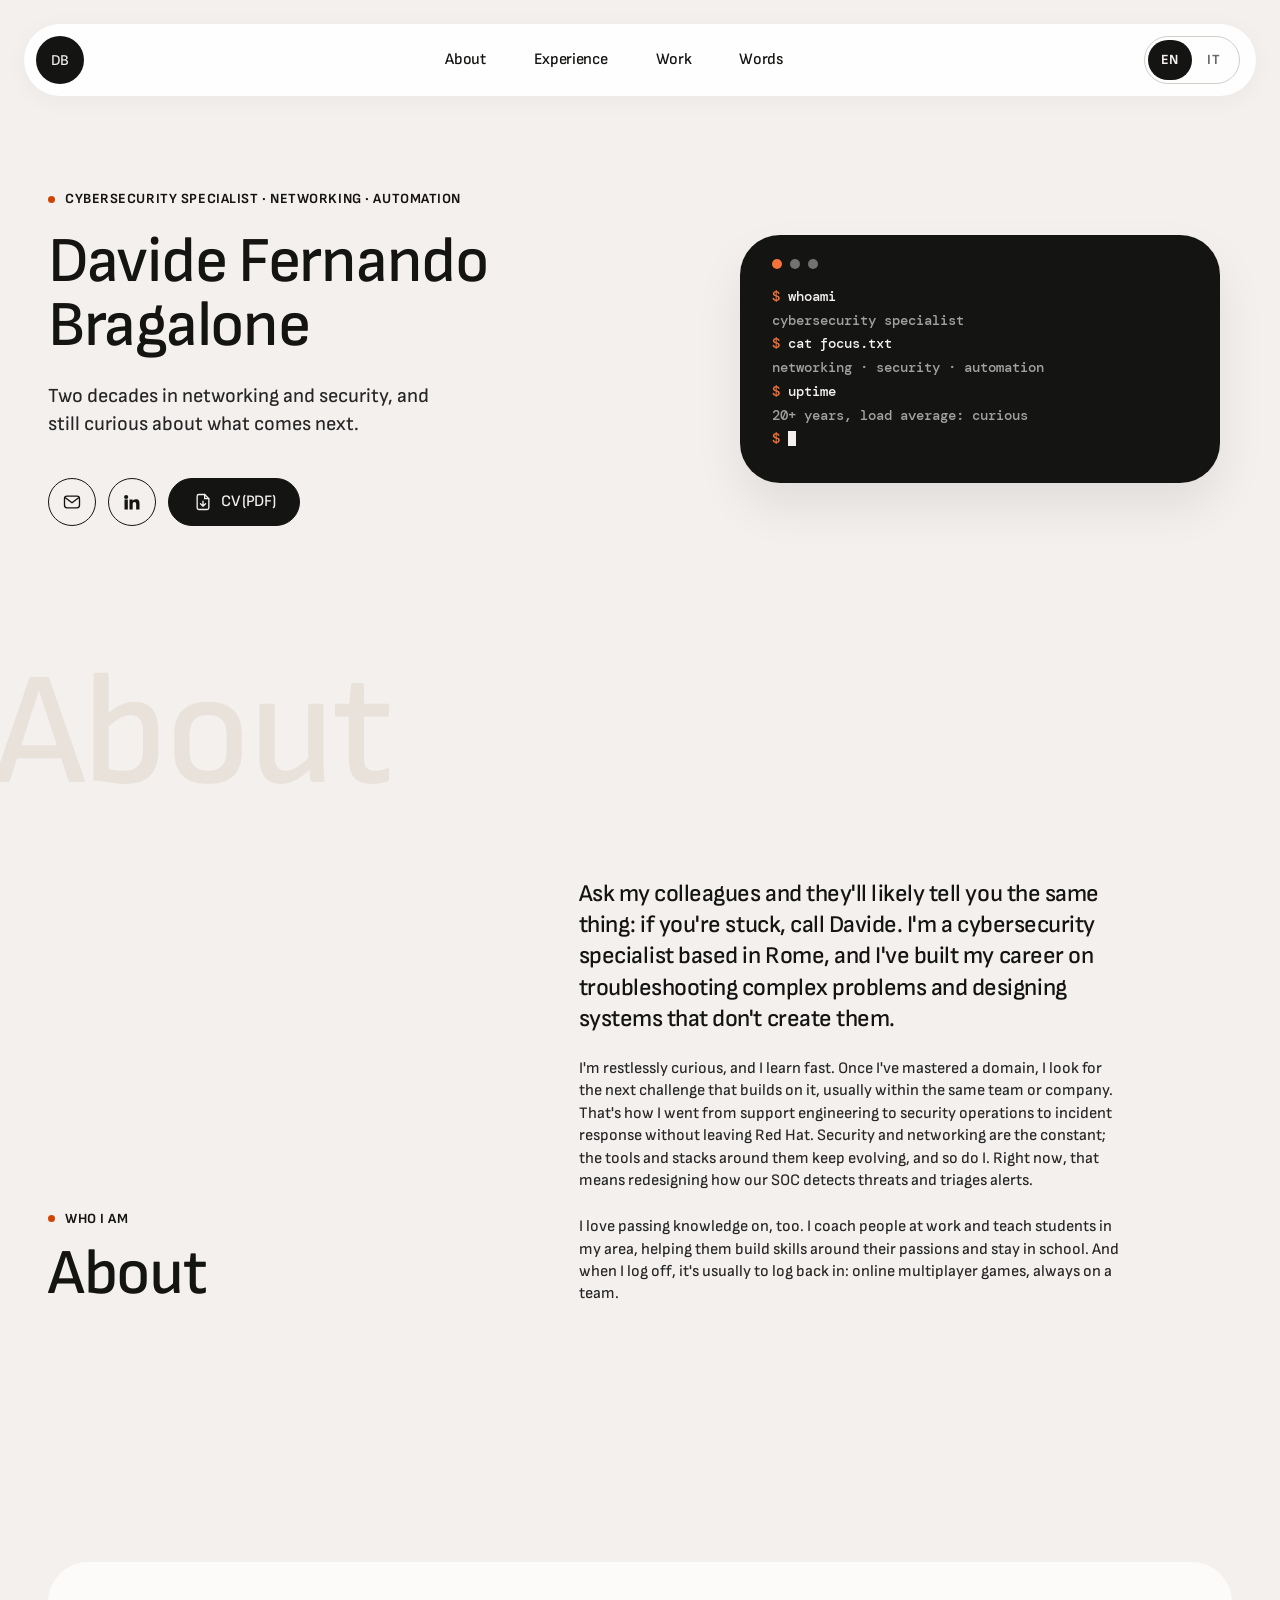
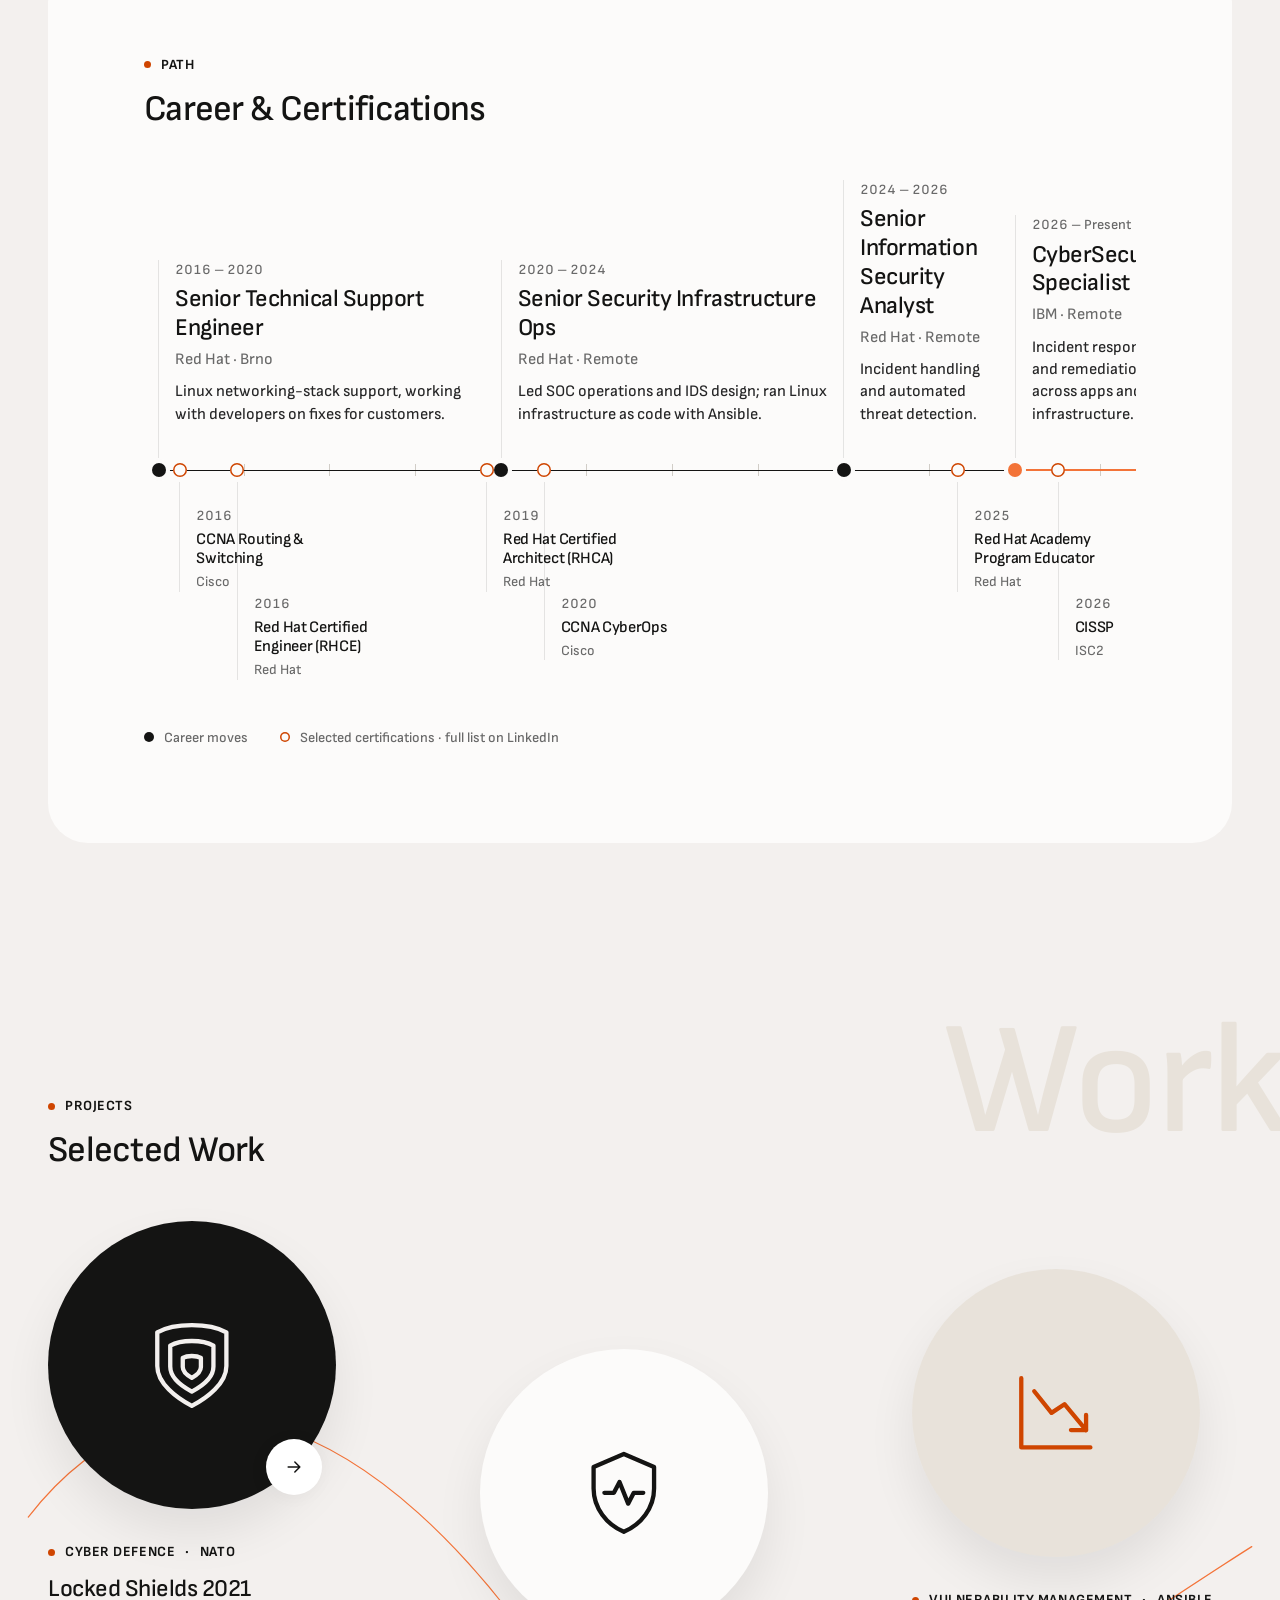
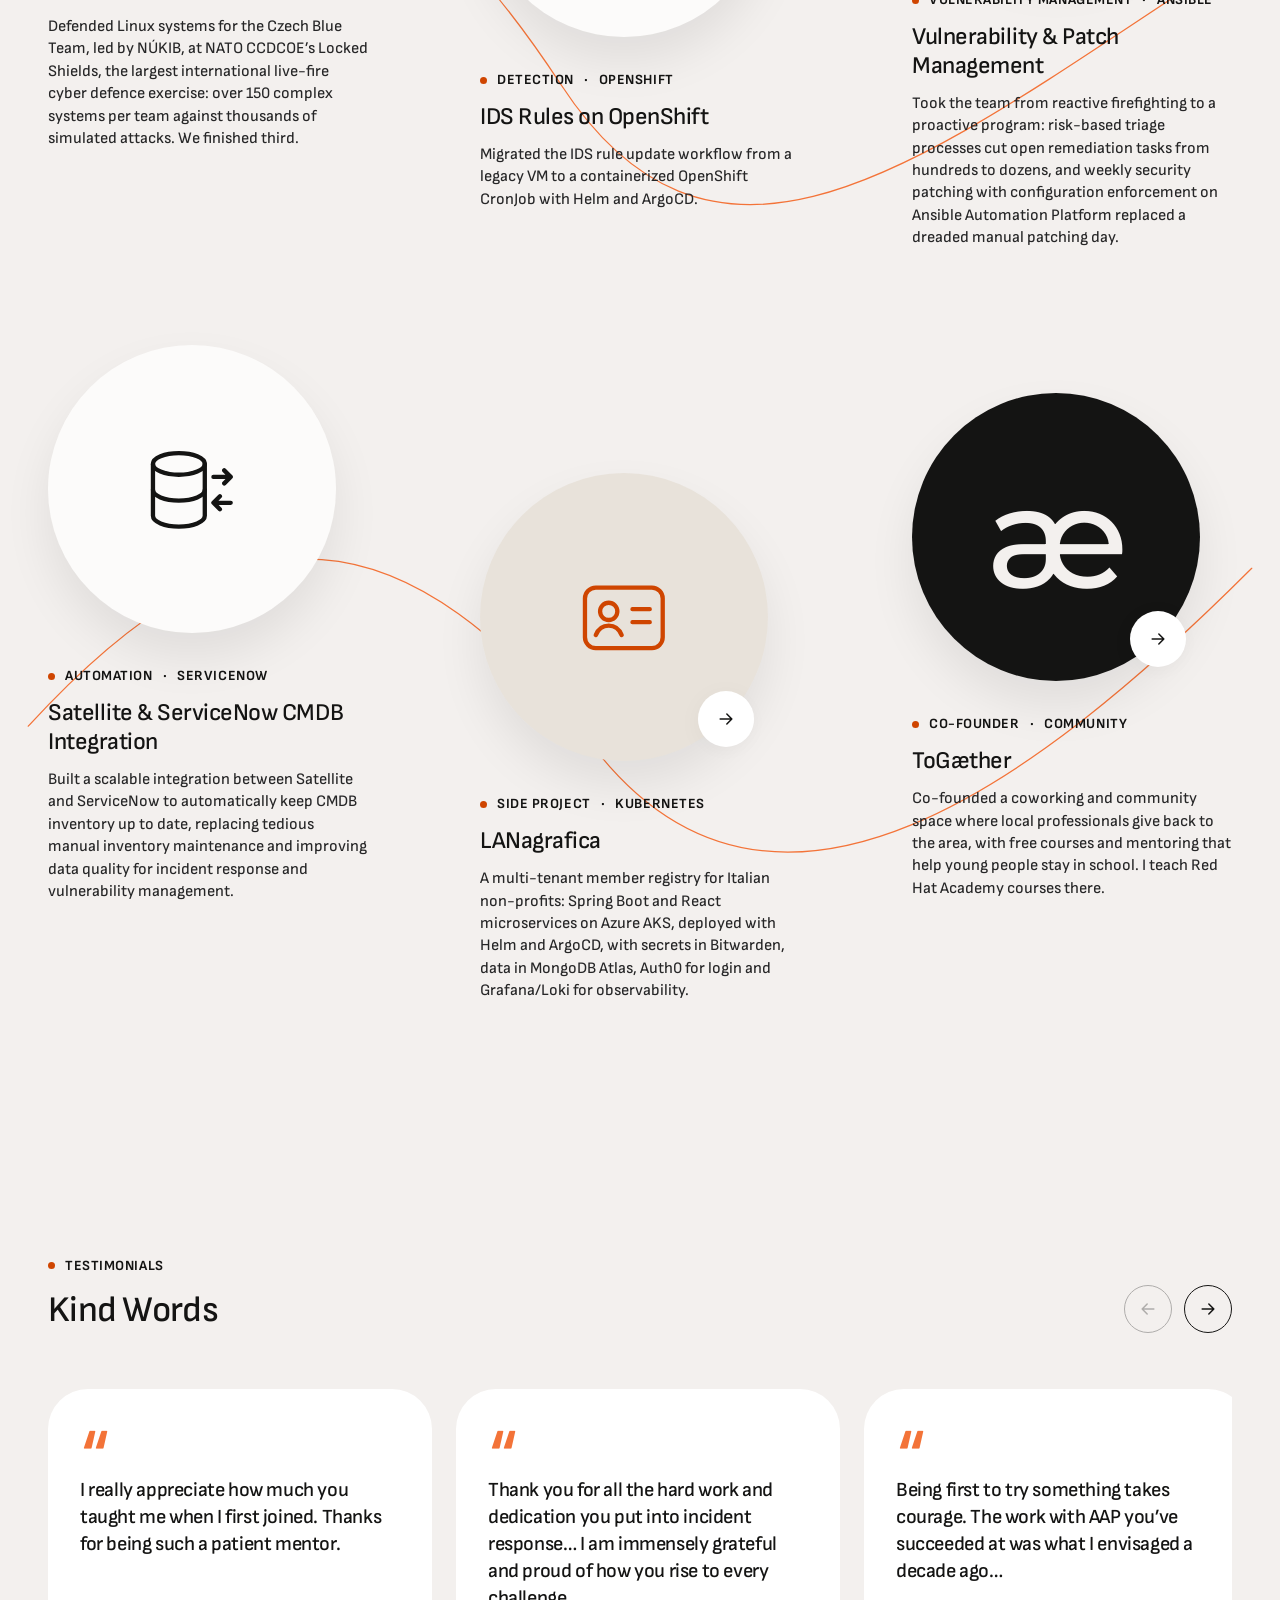
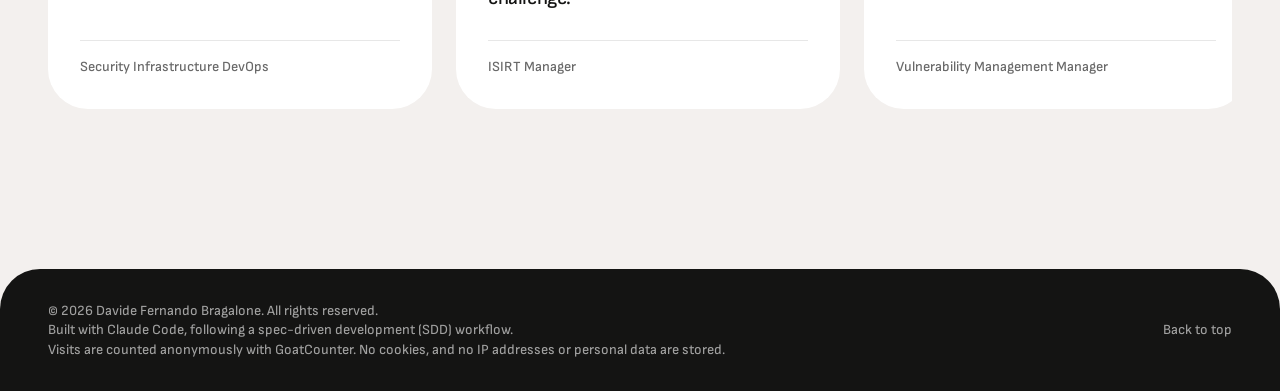
<file: index.html>
<!doctype html>
<html lang="en">
<head>
  <meta charset="utf-8">
  <meta name="viewport" content="width=device-width, initial-scale=1">
  <title data-i18n="meta.title">Davide Fernando Bragalone</title>
  <meta name="color-scheme" content="light">
  <meta name="theme-color" content="#F3F0EE">
  <meta name="description" content="CyberSecurity Specialist · Networking · Automation. Two decades in networking and security, and still curious about what comes next.">
  <link rel="canonical" href="https://arcot.github.io/">
  <link rel="icon" type="image/png" href="./assets/img/favicon.png">
  <link rel="apple-touch-icon" href="./assets/img/apple-touch-icon.png">
  <!-- Link previews (LinkedIn, Slack, …): crawlers need absolute URLs here -->
  <meta property="og:type" content="website">
  <meta property="og:site_name" content="Davide Fernando Bragalone">
  <meta property="og:url" content="https://arcot.github.io/">
  <meta property="og:title" content="Davide Fernando Bragalone">
  <meta property="og:description" content="CyberSecurity Specialist · Networking · Automation. Two decades in networking and security, and still curious about what comes next.">
  <meta property="og:image" content="https://arcot.github.io/assets/img/og-image.png">
  <meta property="og:image:width" content="1200">
  <meta property="og:image:height" content="630">
  <meta property="og:image:alt" content="Davide Fernando Bragalone: CyberSecurity Specialist · Networking · Automation">
  <meta name="twitter:card" content="summary_large_image">
  <link rel="preconnect" href="https://fonts.googleapis.com">
  <link rel="preconnect" href="https://fonts.gstatic.com" crossorigin>
  <link rel="stylesheet" href="https://fonts.googleapis.com/css2?family=Sofia+Sans:ital,wght@0,300..800;1,300..800&family=DM+Mono&display=swap">
  <!-- Montserrat only for the ToGæther "æ" portrait glyph, subset to that one character -->
  <link rel="stylesheet" href="https://fonts.googleapis.com/css2?family=Montserrat:wght@500&text=%C3%A6&display=swap">
  <link rel="stylesheet" href="./assets/css/tokens.css">
  <link rel="stylesheet" href="./assets/css/style.css">
  <script>document.documentElement.classList.add("js");</script>
  <script type="module" src="./assets/js/main.js"></script>
  <!-- GoatCounter: cookieless analytics; elements with data-goatcounter-click are counted as click events -->
  <script data-goatcounter="https://arcot.goatcounter.com/count" async src="https://gc.zgo.at/count.js"></script>
</head>
<body>
  <!-- Icon sprite: each icon is defined once and referenced with <use> -->
  <svg width="0" height="0" style="position:absolute" aria-hidden="true" focusable="false">
    <symbol id="i-email" viewBox="0 0 24 24" fill="none" stroke="currentColor" stroke-width="1.6" stroke-linecap="round" stroke-linejoin="round">
      <rect x="3" y="5" width="18" height="14" rx="3"/>
      <path d="M4 7l8 6 8-6"/>
    </symbol>
    <symbol id="i-linkedin" viewBox="0 0 24 24" fill="currentColor">
      <path d="M4.98 3.5a2.5 2.5 0 110 5 2.5 2.5 0 010-5zM3 9h4v12H3zM9 9h3.8v1.7h.05c.53-1 1.83-2.05 3.77-2.05C20.6 8.65 21 11.2 21 14.4V21h-4v-5.9c0-1.4-.03-3.2-1.95-3.2-1.95 0-2.25 1.52-2.25 3.1V21H9z"/>
    </symbol>
    <symbol id="i-cv" viewBox="0 0 24 24" fill="none" stroke="currentColor" stroke-width="1.6" stroke-linecap="round" stroke-linejoin="round">
      <path d="M14 3H7a2 2 0 00-2 2v14a2 2 0 002 2h10a2 2 0 002-2V8z"/>
      <path d="M14 3v5h5M12 11v6M9 14l3 3 3-3"/>
    </symbol>
    <symbol id="i-arrow"viewBox="0 0 24 24" fill="none" stroke="currentColor" stroke-width="1.8" stroke-linecap="round" stroke-linejoin="round">
      <path d="M5 12h14M13 6l6 6-6 6"/>
    </symbol>
    <symbol id="i-external" viewBox="0 0 24 24" fill="none" stroke="currentColor" stroke-width="1.8" stroke-linecap="round" stroke-linejoin="round">
      <path d="M8 16L16 8M9 8h7v7"/>
    </symbol>
    <symbol id="i-menu" viewBox="0 0 24 24" fill="none" stroke="currentColor" stroke-width="1.8" stroke-linecap="round">
      <path d="M4 8h16M4 16h16"/>
    </symbol>
    <!-- Project portrait icons: thinner stroke than UI icons since they're drawn large -->
    <symbol id="i-ids" viewBox="0 0 24 24" fill="none" stroke="currentColor" stroke-width="1" stroke-linecap="round" stroke-linejoin="round">
      <path d="M12 3l7 3v5c0 4.5-3 8.3-7 10-4-1.7-7-5.5-7-10V6z"/>
      <path d="M7.5 12h2.2l1.3-2.5 2 5 1.3-2.5h2.2"/>
    </symbol>
    <symbol id="i-trend" viewBox="0 0 24 24" fill="none" stroke="currentColor" stroke-width="1" stroke-linecap="round" stroke-linejoin="round">
      <path d="M4 4v16h16"/>
      <path d="M7 7l4 5 3-2 5 6"/>
      <path d="M19 12.5V16h-3.5"/>
    </symbol>
    <symbol id="i-sync-db" viewBox="0 0 24 24" fill="none" stroke="currentColor" stroke-width="1" stroke-linecap="round" stroke-linejoin="round">
      <ellipse cx="9" cy="6" rx="6" ry="2.5"/>
      <path d="M3 6v12c0 1.4 2.7 2.5 6 2.5s6-1.1 6-2.5V6"/>
      <path d="M3 12c0 1.4 2.7 2.5 6 2.5s6-1.1 6-2.5"/>
      <path d="M17 9h4M19.5 7.5L21 9l-1.5 1.5M21 15h-4M18.5 13.5L17 15l1.5 1.5"/>
    </symbol>
    <symbol id="i-card" viewBox="0 0 24 24" fill="none" stroke="currentColor" stroke-width="1" stroke-linecap="round" stroke-linejoin="round">
      <rect x="3" y="5" width="18" height="14" rx="2.5"/>
      <circle cx="8.5" cy="10.5" r="2"/>
      <path d="M5.5 16c.6-1.5 1.7-2.2 3-2.2s2.4.7 3 2.2M14 10h4M14 13h4"/>
    </symbol>
    <symbol id="i-locked-shields" viewBox="0 0 24 24" fill="none" stroke="currentColor" stroke-width="1" stroke-linecap="round" stroke-linejoin="round">
      <path d="M4 4.48C8 2.26 16 2.26 20 4.48V12.25C20 16.32 15.52 19.65 12 21.5C8.48 19.65 4 16.32 4 12.25Z"/>
      <path d="M7 7.53C9.5 6.14 14.5 6.14 17 7.53V12.4C17 14.95 14.2 17.04 12 18.2C9.8 17.04 7 14.95 7 12.4Z"/>
      <path d="M9.9 10.4C10.95 9.8 13.05 9.8 14.1 10.4V12.5C14.1 13.6 12.92 14.5 12 15C11.08 14.5 9.9 13.6 9.9 12.5Z"/>
    </symbol>
  </svg>

  <a class="skip-link" href="#main" data-i18n="skip">Skip to content</a>

  <!-- Floating nav pill -->
  <header class="site-header">
    <div class="nav-pill">
      <a class="monogram" href="#top" data-i18n-attr="aria-label:nav.home" aria-label="Back to top">
        <span data-i18n="nav.monogram">DB</span>
      </a>

      <nav class="site-nav" id="site-nav" data-i18n-attr="aria-label:nav.label" aria-label="Sections">
        <ul>
          <li><a href="#about" data-i18n="nav.about">About</a></li>
          <li><a href="#experience" data-i18n="nav.experience">Experience</a></li>
          <li><a href="#work" data-i18n="nav.work">Work</a></li>
          <li><a href="#words" data-i18n="nav.words">Words</a></li>
        </ul>
      </nav>

      <div class="nav-end">
        <div class="lang-switch" role="group" data-i18n-attr="aria-label:lang.label" aria-label="Language">
          <button class="lang-btn" type="button" data-lang="en" data-goatcounter-click="lang-en" aria-pressed="true" lang="en">EN</button>
          <button class="lang-btn" type="button" data-lang="it" data-goatcounter-click="lang-it" aria-pressed="false" lang="it">IT</button>
        </div>
        <button class="circle-btn menu-btn" type="button" aria-expanded="false" aria-controls="site-nav" data-i18n-attr="aria-label:nav.menu" aria-label="Menu">
          <svg class="icon" aria-hidden="true" focusable="false"><use href="#i-menu"/></svg>
        </button>
      </div>
    </div>
  </header>

  <main id="main" tabindex="-1">
    <!-- Hero -->
    <section class="hero" id="top" aria-labelledby="hero-name">
      <div class="container hero-grid">
        <div class="hero-copy">
          <p class="eyebrow" data-i18n="hero.eyebrow">CyberSecurity Specialist · Networking · Automation</p>
          <h1 class="hero-name" id="hero-name" data-i18n="hero.name">Davide Fernando Bragalone</h1>
          <p class="hero-tagline" data-i18n="hero.tagline">Two decades in networking and security, and still curious about what comes next.</p>
          <ul class="social-links">
            <li>
              <a class="circle-btn" href="mailto:df.bragalone@gmail.com" data-goatcounter-click="contact-email" data-i18n-attr="aria-label:links.email" aria-label="Email">
                <svg class="icon" aria-hidden="true" focusable="false"><use href="#i-email"/></svg>
              </a>
            </li>
            <li>
              <a class="circle-btn" href="https://www.linkedin.com/in/davide-fernando-bragalone-40a007103/" rel="me" data-goatcounter-click="contact-linkedin" data-i18n-attr="aria-label:links.linkedin" aria-label="LinkedIn">
                <svg class="icon" aria-hidden="true" focusable="false"><use href="#i-linkedin"/></svg>
              </a>
            </li>
            <li>
              <a class="btn btn--primary social-cv" href="https://drive.google.com/file/d/1vfm2IF8V2-GbvbO4j-rAkI5GDwiJEREK/view" target="_blank" rel="noopener" data-goatcounter-click="contact-cv">
                <svg class="icon" aria-hidden="true" focusable="false"><use href="#i-cv"/></svg>
                <span data-i18n="links.cv">CV (PDF)</span>
                <span class="sr-only" data-i18n="links.newTab">(opens in a new tab)</span>
              </a>
            </li>
          </ul>
        </div>

        <!-- Decorative terminal, English in both languages. It restates the eyebrow and tagline, so screen readers skip it -->
        <div class="term" lang="en" aria-hidden="true">
          <div class="term-dots"><i></i><i></i><i></i></div>
          <p><span class="term-prompt">$</span> whoami</p>
          <p class="term-out">cybersecurity specialist</p>
          <p><span class="term-prompt">$</span> cat focus.txt</p>
          <p class="term-out">networking · security · automation</p>
          <p><span class="term-prompt">$</span> uptime</p>
          <p class="term-out">20+ years, load average: curious</p>
          <p><span class="term-prompt">$</span> <span class="term-cursor"></span></p>
        </div>
      </div>
    </section>

    <!-- About -->
    <section class="section" id="about" aria-labelledby="about-title">
      <p class="ghost" aria-hidden="true" data-i18n="about.title">About</p>
      <div class="container about-grid">
        <header class="section-head" data-reveal>
          <p class="eyebrow" data-i18n="about.eyebrow">Who I am</p>
          <h2 id="about-title" data-i18n="about.title">About</h2>
        </header>
        <div class="about-body" data-reveal>
          <p class="about-lead" data-i18n="about.p1">Ask my colleagues and they'll likely tell you the same thing: if you're stuck, call Davide. I'm a cybersecurity specialist based in Rome, and I've built my career on troubleshooting complex problems and designing systems that don't create them.</p>
          <p data-i18n="about.p2">I'm restlessly curious, and I learn fast. Once I've mastered a domain, I look for the next challenge that builds on it, usually within the same team or company. That's how I went from support engineering to security operations to incident response without leaving Red Hat. Security and networking are the constant; the tools and stacks around them keep evolving, and so do I. Right now, that means redesigning how our SOC detects threats and triages alerts.</p>
          <p data-i18n="about.p3">I love passing knowledge on, too. I coach people at work and teach students in my area, helping them build skills around their passions and stay in school. And when I log off, it's usually to log back in: online multiplayer games, always on a team.</p>
        </div>
      </div>
    </section>

    <!-- Career & certifications: horizontal timeline on a shared year axis -->
    <section class="section" id="experience" aria-labelledby="experience-title">
      <div class="container">
        <div class="panel">
          <header class="section-head" data-reveal>
            <p class="eyebrow" data-i18n="exp.eyebrow">Path</p>
            <h2 id="experience-title" data-i18n="exp.title">Career &amp; Certifications</h2>
          </header>

          <!-- --from is the first year on the axis, --years its length. Each stop spans --start → --end; each cert sits at --at. -->
          <div class="htl" role="region" tabindex="0" data-i18n-attr="aria-label:exp.title" aria-label="Career &amp; Certifications">
            <div class="htl-track" style="--from: 2016; --years: 12">
              <h3 class="sr-only" data-i18n="exp.lane.career">Career moves</h3>
              <ol class="htl-career" data-stagger>
                <li class="htl-stop" style="--start: 2016; --end: 2020" data-reveal>
                  <p class="htl-dates"><time datetime="2016-06">2016</time> – <time datetime="2020-10">2020</time></p>
                  <p class="htl-role" data-i18n="exp.1.role">Senior Technical Support Engineer</p>
                  <p class="htl-org" data-i18n="exp.1.org">Red Hat · Brno</p>
                  <p class="htl-note" data-i18n="exp.1.note">Linux networking-stack support, working with developers on fixes for customers.</p>
                </li>
                <li class="htl-stop" style="--start: 2020; --end: 2024" data-reveal>
                  <p class="htl-dates"><time datetime="2020-10">2020</time> – <time datetime="2024-09">2024</time></p>
                  <p class="htl-role" data-i18n="exp.2.role">Senior Security Infrastructure Ops</p>
                  <p class="htl-org" data-i18n="exp.2.org">Red Hat · Remote</p>
                  <p class="htl-note" data-i18n="exp.2.note">Led SOC operations and IDS design; ran Linux infrastructure as code with Ansible.</p>
                </li>
                <li class="htl-stop" style="--start: 2024; --end: 2026" data-reveal>
                  <p class="htl-dates"><time datetime="2024-09">2024</time> – <time datetime="2026-04">2026</time></p>
                  <p class="htl-role" data-i18n="exp.3.role">Senior Information Security Analyst</p>
                  <p class="htl-org" data-i18n="exp.3.org">Red Hat · Remote</p>
                  <p class="htl-note" data-i18n="exp.3.note">Incident handling and automated threat detection.</p>
                </li>
                <li class="htl-stop htl-stop--now" style="--start: 2026; --end: 2028" data-reveal>
                  <p class="htl-dates"><time datetime="2026-04">2026</time> – <span data-i18n="exp.present">Present</span></p>
                  <p class="htl-role" data-i18n="exp.4.role">CyberSecurity Specialist</p>
                  <p class="htl-org" data-i18n="exp.4.org">IBM · Remote</p>
                  <p class="htl-note" data-i18n="exp.4.note">Incident response and remediation across apps and infrastructure.</p>
                </li>
              </ol>

              <div class="htl-axis" aria-hidden="true"></div>

              <h3 class="sr-only" data-i18n="exp.lane.certs">Selected certifications · full list on LinkedIn</h3>
              <ol class="htl-certs" data-stagger>
                <li class="htl-cert" style="--at: 2016.25" data-reveal>
                  <p class="htl-dates"><time datetime="2016-04">2016</time></p>
                  <p class="htl-cert-name" data-i18n="cert.1.name">CCNA Routing &amp; Switching</p>
                  <p class="htl-org" data-i18n="cert.1.issuer">Cisco</p>
                </li>
                <li class="htl-cert" style="--at: 2016.92" data-reveal>
                  <p class="htl-dates"><time datetime="2016-12">2016</time></p>
                  <p class="htl-cert-name" data-i18n="cert.2.name">Red Hat Certified Engineer (RHCE)</p>
                  <p class="htl-org" data-i18n="cert.2.issuer">Red Hat</p>
                </li>
                <li class="htl-cert" style="--at: 2019.83" data-reveal>
                  <p class="htl-dates"><time datetime="2019-11">2019</time></p>
                  <p class="htl-cert-name" data-i18n="cert.3.name">Red Hat Certified Architect (RHCA)</p>
                  <p class="htl-org" data-i18n="cert.3.issuer">Red Hat</p>
                </li>
                <li class="htl-cert" style="--at: 2020.5" data-reveal>
                  <p class="htl-dates"><time datetime="2020">2020</time></p>
                  <p class="htl-cert-name" data-i18n="cert.4.name">CCNA CyberOps</p>
                  <p class="htl-org" data-i18n="cert.4.issuer">Cisco</p>
                </li>
                <li class="htl-cert" style="--at: 2025.33" data-reveal>
                  <p class="htl-dates"><time datetime="2025-05">2025</time></p>
                  <p class="htl-cert-name" data-i18n="cert.5.name">Red Hat Academy Program Educator</p>
                  <p class="htl-org" data-i18n="cert.5.issuer">Red Hat</p>
                </li>
                <li class="htl-cert" style="--at: 2026.5" data-reveal>
                  <p class="htl-dates"><time datetime="2026-07">2026</time></p>
                  <p class="htl-cert-name" data-i18n="cert.6.name">CISSP</p>
                  <p class="htl-org" data-i18n="cert.6.issuer">ISC2</p>
                </li>
              </ol>
            </div>
          </div>

          <ul class="htl-legend" aria-hidden="true">
            <li class="htl-legend-career" data-i18n="exp.lane.career">Career moves</li>
            <li class="htl-legend-cert" data-i18n="exp.lane.certs">Selected certifications · full list on LinkedIn</li>
          </ul>
        </div>
      </div>
    </section>

    <!-- Selected work: circular portraits in an asymmetric constellation -->
    <section class="section section--work" id="work" aria-labelledby="work-title">
      <p class="ghost ghost--right" aria-hidden="true" data-i18n="work.ghost">Work</p>
      <div class="container">
        <header class="section-head" data-reveal>
          <p class="eyebrow" data-i18n="work.eyebrow">Projects</p>
          <h2 id="work-title" data-i18n="work.title">Selected Work</h2>
        </header>

        <div class="constellation">
          <svg class="orbit orbit--work" viewBox="0 0 1200 1400" preserveAspectRatio="none" aria-hidden="true" focusable="false">
            <path d="M-20 300 C 120 120, 330 180, 520 470 C 690 730, 920 520, 1220 330"/>
            <path d="M-20 1120 C 200 880, 360 900, 560 1150 C 740 1370, 1000 1180, 1220 960"/>
          </svg>

          <ul class="work-grid" data-stagger>
            <li>
              <article class="work-card" data-reveal>
                <div class="portrait-wrap">
                  <div class="portrait portrait--ink"><svg class="portrait-icon" aria-hidden="true" focusable="false"><use href="#i-locked-shields"/></svg></div>
                  <a class="satellite" href="https://ccdcoe.org/news/2021/sweden-scored-highest-at-the-cyber-defence-exercise-locked-shields-2021/" data-goatcounter-click="project-locked-shields" aria-labelledby="w1-view w1-title">
                    <span class="sr-only" id="w1-view" data-i18n="work.view">View project</span>
                    <svg class="icon" aria-hidden="true" focusable="false"><use href="#i-arrow"/></svg>
                  </a>
                </div>
                <p class="eyebrow"><span data-i18n="work.1.tag1">Cyber Defence</span> · <span data-i18n="work.1.tag2">NATO</span></p>
                <h3 class="card-title" id="w1-title" data-i18n="work.1.title">Locked Shields 2021</h3>
                <p class="card-text" data-i18n="work.1.blurb">Defended Linux systems for the Czech Blue Team, led by NÚKIB, at NATO CCDCOE’s Locked Shields, the largest international live-fire cyber defence exercise: over 150 complex systems per team against thousands of simulated attacks. We finished third.</p>
              </article>
            </li>
            <li>
              <article class="work-card" data-reveal>
                <div class="portrait-wrap">
                  <div class="portrait portrait--lifted"><svg class="portrait-icon" aria-hidden="true" focusable="false"><use href="#i-ids"/></svg></div>
                </div>
                <p class="eyebrow"><span data-i18n="work.2.tag1">Detection</span> · <span data-i18n="work.2.tag2">OpenShift</span></p>
                <h3 class="card-title" id="w2-title" data-i18n="work.2.title">IDS Rules on OpenShift</h3>
                <p class="card-text" data-i18n="work.2.blurb">Migrated the IDS rule update workflow from a legacy VM to a containerized OpenShift CronJob with Helm and ArgoCD.</p>
              </article>
            </li>
            <li>
              <article class="work-card" data-reveal>
                <div class="portrait-wrap">
                  <div class="portrait portrait--warm"><svg class="portrait-icon" aria-hidden="true" focusable="false"><use href="#i-trend"/></svg></div>
                </div>
                <p class="eyebrow"><span data-i18n="work.3.tag1">Vulnerability Management</span> · <span data-i18n="work.3.tag2">Ansible</span></p>
                <h3 class="card-title" id="w3-title" data-i18n="work.3.title">Vulnerability &amp; Patch Management</h3>
                <p class="card-text" data-i18n="work.3.blurb">Took the team from reactive firefighting to a proactive program: risk-based triage processes cut open remediation tasks from hundreds to dozens, and weekly security patching with configuration enforcement on Ansible Automation Platform replaced a dreaded manual patching day.</p>
              </article>
            </li>
            <li>
              <article class="work-card" data-reveal>
                <div class="portrait-wrap">
                  <div class="portrait portrait--lifted"><svg class="portrait-icon" aria-hidden="true" focusable="false"><use href="#i-sync-db"/></svg></div>
                </div>
                <p class="eyebrow"><span data-i18n="work.4.tag1">Automation</span> · <span data-i18n="work.4.tag2">ServiceNow</span></p>
                <h3 class="card-title" id="w4-title" data-i18n="work.4.title">Satellite &amp; ServiceNow CMDB Integration</h3>
                <p class="card-text" data-i18n="work.4.blurb">Built a scalable integration between Satellite and ServiceNow to automatically keep CMDB inventory up to date, replacing tedious manual inventory maintenance and improving data quality for incident response and vulnerability management.</p>
              </article>
            </li>
            <li>
              <article class="work-card" data-reveal>
                <div class="portrait-wrap">
                  <div class="portrait portrait--warm"><svg class="portrait-icon" aria-hidden="true" focusable="false"><use href="#i-card"/></svg></div>
                  <a class="satellite" href="./lanagrafica.html" aria-labelledby="w5-view w5-title">
                    <span class="sr-only" id="w5-view" data-i18n="work.view">View project</span>
                    <svg class="icon" aria-hidden="true" focusable="false"><use href="#i-arrow"/></svg>
                  </a>
                </div>
                <p class="eyebrow"><span data-i18n="work.5.tag1">Side project</span> · <span data-i18n="work.5.tag2">Kubernetes</span></p>
                <h3 class="card-title" id="w5-title" data-i18n="work.5.title">LANagrafica</h3>
                <p class="card-text" data-i18n="work.5.blurb">A multi-tenant member registry for Italian non-profits: Spring Boot and React microservices on Azure AKS, deployed with Helm and ArgoCD, with secrets in Bitwarden, data in MongoDB Atlas, Auth0 for login and Grafana/Loki for observability.</p>
              </article>
            </li>
            <li>
              <article class="work-card" data-reveal>
                <div class="portrait-wrap">
                  <div class="portrait portrait--ink"><span class="portrait-glyph" aria-hidden="true">æ</span></div>
                  <a class="satellite" href="https://www.instagram.com/togaether_anzio" data-goatcounter-click="project-togaether" aria-labelledby="w6-view w6-title">
                    <span class="sr-only" id="w6-view" data-i18n="work.view">View project</span>
                    <svg class="icon" aria-hidden="true" focusable="false"><use href="#i-arrow"/></svg>
                  </a>
                </div>
                <p class="eyebrow"><span data-i18n="work.6.tag1">Co-founder</span> · <span data-i18n="work.6.tag2">Community</span></p>
                <h3 class="card-title" id="w6-title" data-i18n="work.6.title">ToGæther</h3>
                <p class="card-text" data-i18n="work.6.blurb">Co-founded a coworking and community space where local professionals give back to the area, with free courses and mentoring that help young people stay in school. I teach Red Hat Academy courses there.</p>
              </article>
            </li>
          </ul>
        </div>
      </div>
    </section>

    <!-- Testimonials: stadium cards in a horizontal track. Quotes stay in English in both languages. -->
    <section class="section" id="words" aria-labelledby="words-title">
      <div class="container">
        <div class="words-head">
          <header class="section-head" data-reveal>
            <p class="eyebrow" data-i18n="words.eyebrow">Testimonials</p>
            <h2 id="words-title" data-i18n="words.title">Kind Words</h2>
          </header>
          <div class="carousel-controls">
            <button class="circle-btn carousel-prev" type="button" data-i18n-attr="aria-label:words.prev" aria-label="Previous">
              <svg class="icon icon--flip" aria-hidden="true" focusable="false"><use href="#i-arrow"/></svg>
            </button>
            <button class="circle-btn carousel-next" type="button" data-i18n-attr="aria-label:words.next" aria-label="Next">
              <svg class="icon" aria-hidden="true" focusable="false"><use href="#i-arrow"/></svg>
            </button>
          </div>
        </div>

        <ul class="quote-track" tabindex="0" data-i18n-attr="aria-label:words.title" aria-label="Kind Words" data-stagger>
          <li>
            <figure class="quote-card" lang="en" data-reveal>
              <span class="quote-glyph" aria-hidden="true">“</span>
              <blockquote>
                <p>I really appreciate how much you taught me when I first joined. Thanks for being such a patient mentor.</p>
              </blockquote>
              <figcaption>
                <span class="quote-role">Security Infrastructure DevOps</span>
              </figcaption>
            </figure>
          </li>
          <li>
            <figure class="quote-card" lang="en" data-reveal>
              <span class="quote-glyph" aria-hidden="true">“</span>
              <blockquote>
                <p>Thank you for all the hard work and dedication you put into incident response… I am immensely grateful and proud of how you rise to every challenge.</p>
              </blockquote>
              <figcaption>
                <span class="quote-role">ISIRT Manager</span>
              </figcaption>
            </figure>
          </li>
          <li>
            <figure class="quote-card" lang="en" data-reveal>
              <span class="quote-glyph" aria-hidden="true">“</span>
              <blockquote>
                <p>Being first to try something takes courage. The work with AAP you’ve succeeded at was what I envisaged a decade ago…</p>
              </blockquote>
              <figcaption>
                <span class="quote-role">Vulnerability Management Manager</span>
              </figcaption>
            </figure>
          </li>
          <li>
            <figure class="quote-card" lang="en" data-reveal>
              <span class="quote-glyph" aria-hidden="true">“</span>
              <blockquote>
                <p>Davide is an excellent and reliable partner… who consistently anticipates needs, solves problems, and is always ready to give a hand wherever the team needs it.</p>
              </blockquote>
              <figcaption>
                <span class="quote-role">CTI Analyst</span>
              </figcaption>
            </figure>
          </li>
          <li>
            <figure class="quote-card" lang="en" data-reveal>
              <span class="quote-glyph" aria-hidden="true">“</span>
              <blockquote>
                <p>He’s my point of reference when it comes to networking. Always eager to help and to go the extra mile to find and provide any necessary information for solving technical issues.</p>
              </blockquote>
              <figcaption>
                <span class="quote-role">Support Engineer</span>
              </figcaption>
            </figure>
          </li>
          <li>
            <figure class="quote-card" lang="en" data-reveal>
              <span class="quote-glyph" aria-hidden="true">“</span>
              <blockquote>
                <p>…having a skilled system admin makes a real difference… His willingness to collaborate has greatly helped in identifying the root cause of a bug…</p>
              </blockquote>
              <figcaption>
                <span class="quote-role">Storage SME</span>
              </figcaption>
            </figure>
          </li>
        </ul>
      </div>
    </section>
  </main>

  <footer class="site-footer">
    <div class="container">
      <div class="footer-bottom">
        <div>
          <p class="copyright" data-i18n="footer.copy">© 2026 Davide Fernando Bragalone. All rights reserved.</p>
          <p class="copyright" data-i18n="footer.built">Built with Claude Code, following a spec-driven development (SDD) workflow.</p>
          <p class="copyright" data-i18n="footer.privacy">Visits are counted anonymously with GoatCounter. No cookies, and no IP addresses or personal data are stored.</p>
        </div>
        <a class="footer-top" href="#top" data-i18n="nav.home">Back to top</a>
      </div>
    </div>
  </footer>
</body>
</html>
</file>
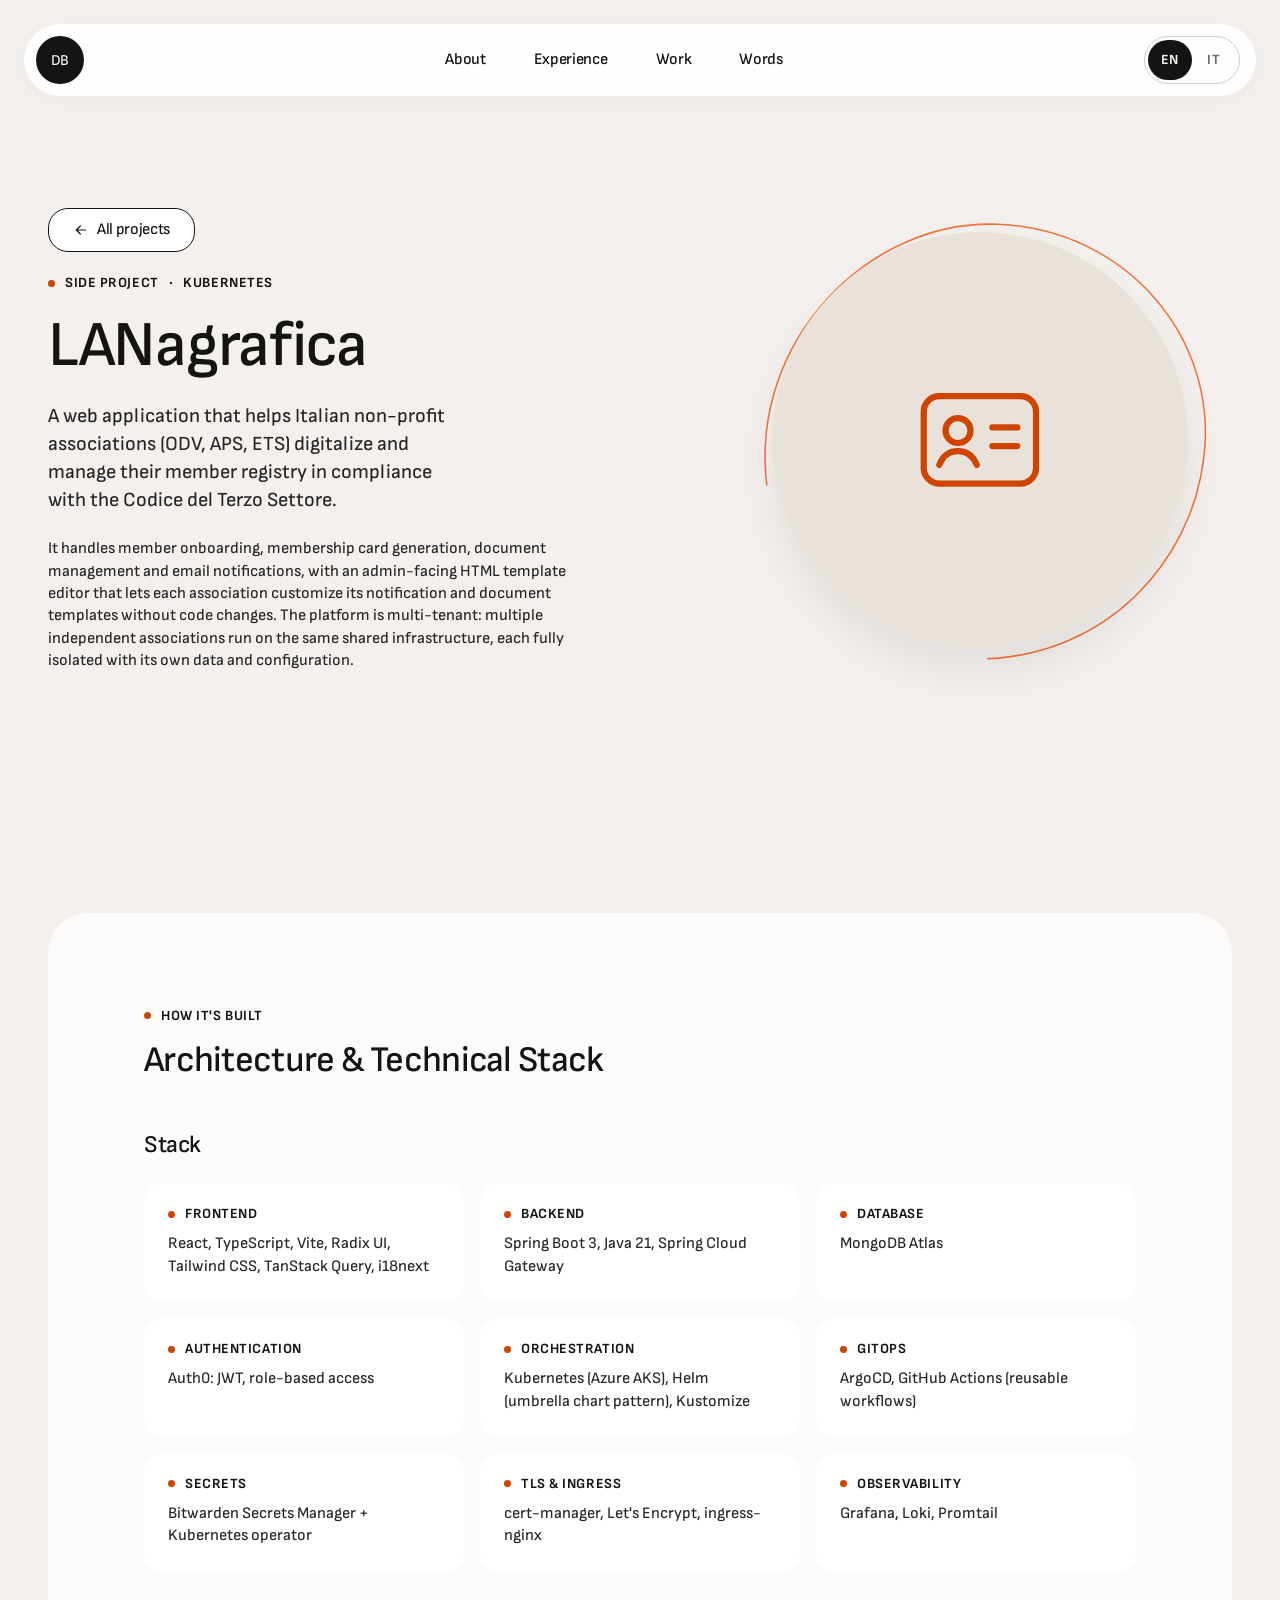
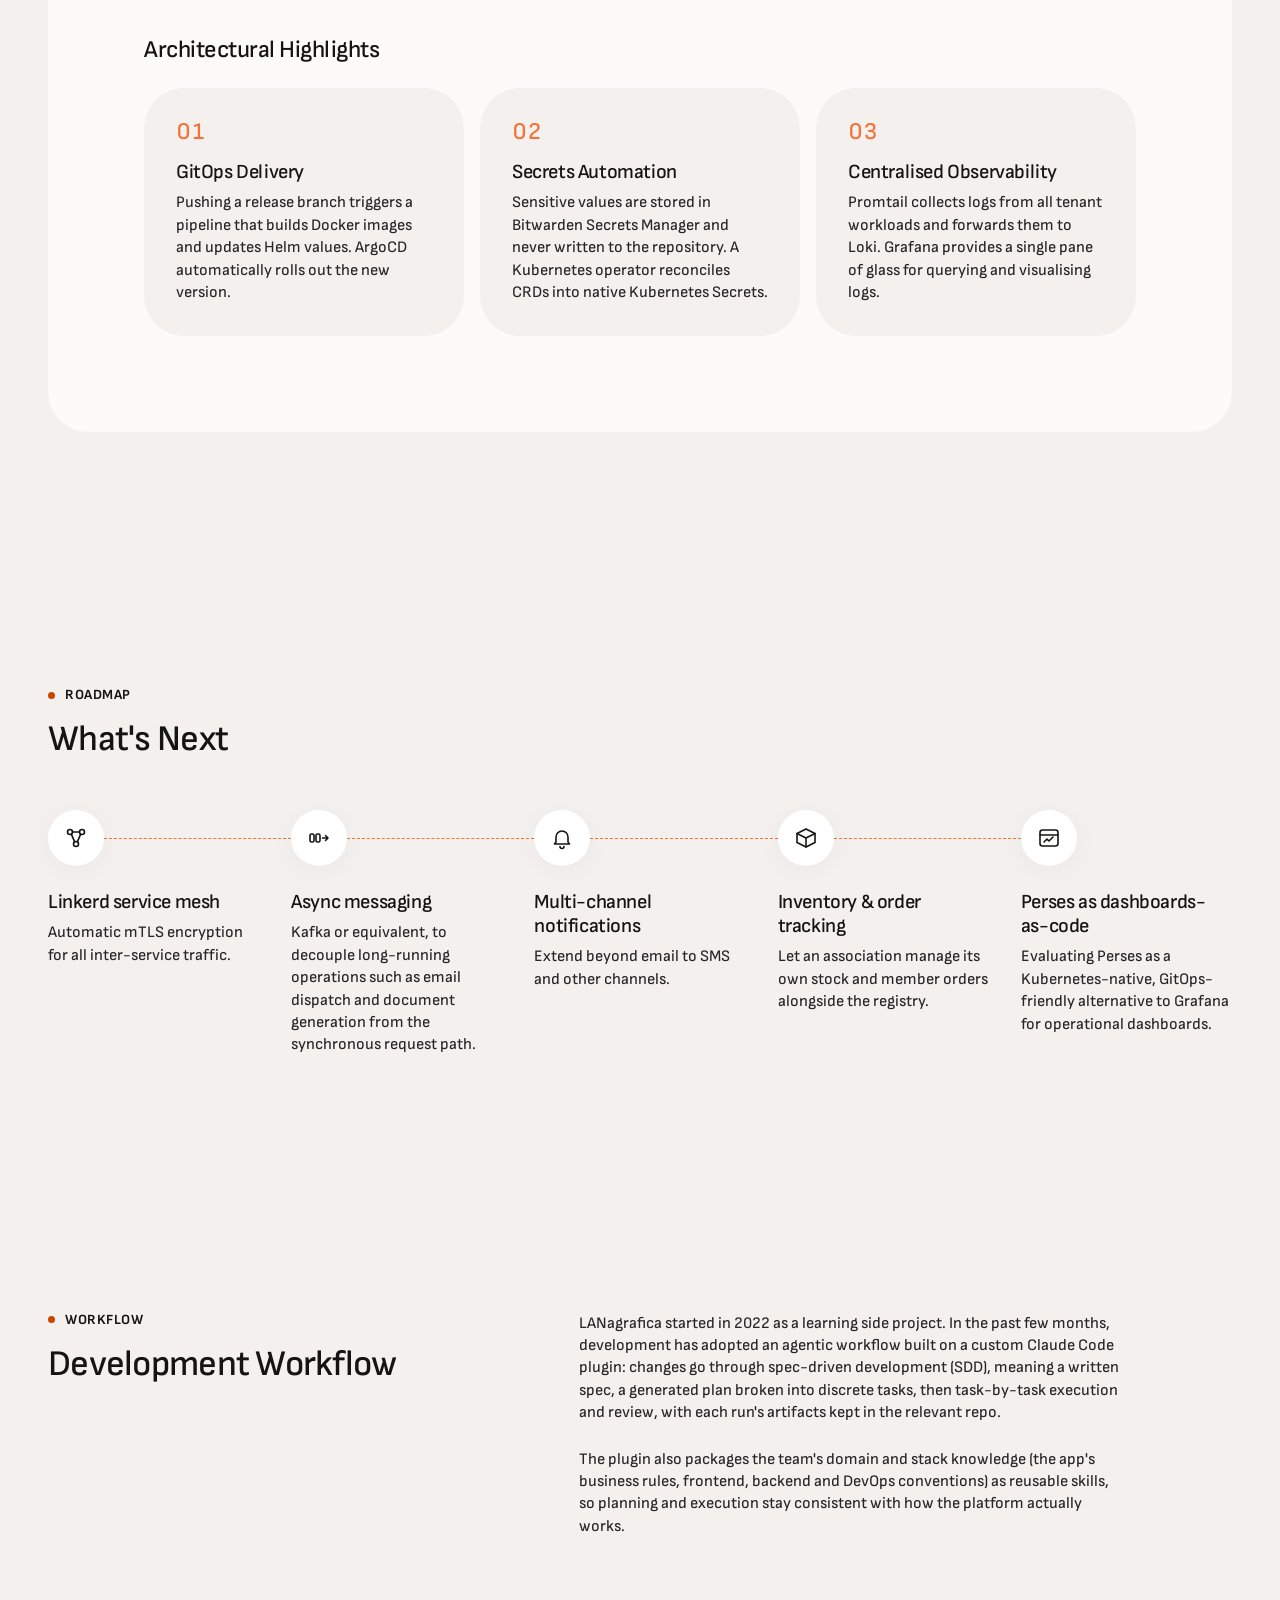
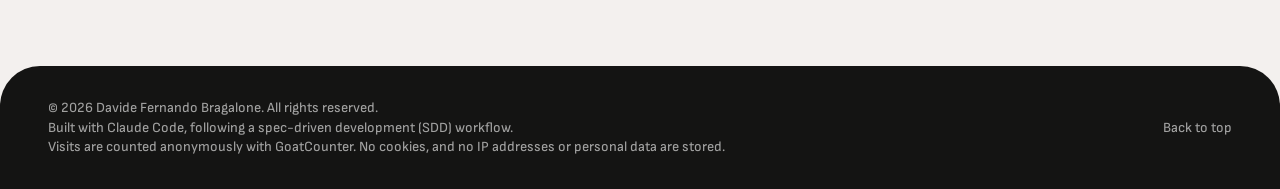
<file: lanagrafica.html>
<!doctype html>
<html lang="en">
<head>
  <meta charset="utf-8">
  <meta name="viewport" content="width=device-width, initial-scale=1">
  <title data-i18n="lana.meta.title">LANagrafica · Davide Fernando Bragalone</title>
  <meta name="color-scheme" content="light">
  <meta name="theme-color" content="#F3F0EE">
  <meta name="description" content="A web application that helps Italian non-profit associations (ODV, APS, ETS) digitalize and manage their member registry in compliance with the Codice del Terzo Settore.">
  <link rel="canonical" href="https://arcot.github.io/lanagrafica.html">
  <link rel="icon" type="image/png" href="./assets/img/favicon.png">
  <link rel="apple-touch-icon" href="./assets/img/apple-touch-icon.png">
  <!-- Link previews (LinkedIn, Slack, …): crawlers need absolute URLs here -->
  <meta property="og:type" content="website">
  <meta property="og:site_name" content="Davide Fernando Bragalone">
  <meta property="og:url" content="https://arcot.github.io/lanagrafica.html">
  <meta property="og:title" content="LANagrafica · Davide Fernando Bragalone">
  <meta property="og:description" content="A web application that helps Italian non-profit associations (ODV, APS, ETS) digitalize and manage their member registry in compliance with the Codice del Terzo Settore.">
  <meta property="og:image" content="https://arcot.github.io/assets/img/og-image.png">
  <meta property="og:image:width" content="1200">
  <meta property="og:image:height" content="630">
  <meta property="og:image:alt" content="Davide Fernando Bragalone: CyberSecurity Specialist · Networking · Automation">
  <meta name="twitter:card" content="summary_large_image">
  <link rel="preconnect" href="https://fonts.googleapis.com">
  <link rel="preconnect" href="https://fonts.gstatic.com" crossorigin>
  <link rel="stylesheet" href="https://fonts.googleapis.com/css2?family=Sofia+Sans:ital,wght@0,300..800;1,300..800&display=swap">
  <link rel="stylesheet" href="./assets/css/tokens.css">
  <link rel="stylesheet" href="./assets/css/style.css">
  <script>document.documentElement.classList.add("js");</script>
  <script type="module" src="./assets/js/main.js"></script>
  <!-- GoatCounter: cookieless analytics; elements with data-goatcounter-click are counted as click events -->
  <script data-goatcounter="https://arcot.goatcounter.com/count" async src="https://gc.zgo.at/count.js"></script>
</head>
<body>
  <!-- Icon sprite: each icon is defined once and referenced with <use> -->
  <svg width="0" height="0" style="position:absolute" aria-hidden="true" focusable="false">
    <symbol id="i-arrow" viewBox="0 0 24 24" fill="none" stroke="currentColor" stroke-width="1.8" stroke-linecap="round" stroke-linejoin="round">
      <path d="M5 12h14M13 6l6 6-6 6"/>
    </symbol>
    <symbol id="i-menu" viewBox="0 0 24 24" fill="none" stroke="currentColor" stroke-width="1.8" stroke-linecap="round">
      <path d="M4 8h16M4 16h16"/>
    </symbol>
    <symbol id="i-card" viewBox="0 0 24 24" fill="none" stroke="currentColor" stroke-width="1" stroke-linecap="round" stroke-linejoin="round">
      <rect x="3" y="5" width="18" height="14" rx="2.5"/>
      <circle cx="8.5" cy="10.5" r="2"/>
      <path d="M5.5 16c.6-1.5 1.7-2.2 3-2.2s2.4.7 3 2.2M14 10h4M14 13h4"/>
    </symbol>
    <!-- Roadmap icons -->
    <symbol id="i-mesh" viewBox="0 0 24 24" fill="none" stroke="currentColor" stroke-width="1.6" stroke-linecap="round" stroke-linejoin="round">
      <circle cx="6" cy="6" r="2.5"/>
      <circle cx="18" cy="6" r="2.5"/>
      <circle cx="12" cy="18" r="2.5"/>
      <path d="M8.5 6h7M7.3 8.2l3.4 7.6M16.7 8.2l-3.4 7.6"/>
    </symbol>
    <symbol id="i-queue" viewBox="0 0 24 24" fill="none" stroke="currentColor" stroke-width="1.6" stroke-linecap="round" stroke-linejoin="round">
      <rect x="3" y="8" width="4" height="8" rx="1.5"/>
      <rect x="9" y="8" width="4" height="8" rx="1.5"/>
      <path d="M15.5 12H21M18.5 9.5L21 12l-2.5 2.5"/>
    </symbol>
    <symbol id="i-bell" viewBox="0 0 24 24" fill="none" stroke="currentColor" stroke-width="1.6" stroke-linecap="round" stroke-linejoin="round">
      <path d="M6 16v-5a6 6 0 0112 0v5l1.5 2h-15z"/>
      <path d="M10 20.5a2 2 0 004 0"/>
    </symbol>
    <symbol id="i-box" viewBox="0 0 24 24" fill="none" stroke="currentColor" stroke-width="1.6" stroke-linecap="round" stroke-linejoin="round">
      <path d="M3 7.5L12 3l9 4.5v9L12 21l-9-4.5z"/>
      <path d="M3 7.5L12 12l9-4.5M12 12v9"/>
    </symbol>
    <symbol id="i-dashboard" viewBox="0 0 24 24" fill="none" stroke="currentColor" stroke-width="1.6" stroke-linecap="round" stroke-linejoin="round">
      <rect x="3" y="4" width="18" height="16" rx="2.5"/>
      <path d="M3 9h18M7 16l3-3 2 2 4-4"/>
    </symbol>
  </svg>

  <a class="skip-link" href="#main" data-i18n="skip">Skip to content</a>

  <!-- Floating nav pill: same as index.html, but the links point back to its sections -->
  <header class="site-header">
    <div class="nav-pill">
      <a class="monogram" href="./index.html" data-i18n-attr="aria-label:lana.home" aria-label="Home">
        <span data-i18n="nav.monogram">DB</span>
      </a>

      <nav class="site-nav" id="site-nav" data-i18n-attr="aria-label:nav.label" aria-label="Sections">
        <ul>
          <li><a href="./index.html#about" data-i18n="nav.about">About</a></li>
          <li><a href="./index.html#experience" data-i18n="nav.experience">Experience</a></li>
          <li><a href="./index.html#work" data-i18n="nav.work">Work</a></li>
          <li><a href="./index.html#words" data-i18n="nav.words">Words</a></li>
        </ul>
      </nav>

      <div class="nav-end">
        <div class="lang-switch" role="group" data-i18n-attr="aria-label:lang.label" aria-label="Language">
          <button class="lang-btn" type="button" data-lang="en" data-goatcounter-click="lang-en" aria-pressed="true" lang="en">EN</button>
          <button class="lang-btn" type="button" data-lang="it" data-goatcounter-click="lang-it" aria-pressed="false" lang="it">IT</button>
        </div>
        <button class="circle-btn menu-btn" type="button" aria-expanded="false" aria-controls="site-nav" data-i18n-attr="aria-label:nav.menu" aria-label="Menu">
          <svg class="icon" aria-hidden="true" focusable="false"><use href="#i-menu"/></svg>
        </button>
      </div>
    </div>
  </header>

  <main id="main" tabindex="-1">
    <!-- Project hero -->
    <section class="hero" id="top" aria-labelledby="project-title">
      <div class="container hero-grid">
        <div class="hero-copy">
          <a class="btn btn--secondary" href="./index.html#work">
            <svg class="icon icon--sm icon--flip" aria-hidden="true" focusable="false"><use href="#i-arrow"/></svg>
            <span data-i18n="lana.back">All projects</span>
          </a>
          <p class="eyebrow"><span data-i18n="work.5.tag1">Side project</span> · <span data-i18n="work.5.tag2">Kubernetes</span></p>
          <h1 class="hero-name" id="project-title" data-i18n="work.5.title">LANagrafica</h1>
          <p class="hero-tagline" data-i18n="lana.lead">A web application that helps Italian non-profit associations (ODV, APS, ETS) digitalize and manage their member registry in compliance with the Codice del Terzo Settore.</p>
          <p class="project-intro" data-i18n="lana.intro">It handles member onboarding, membership card generation, document management and email notifications, with an admin-facing HTML template editor that lets each association customize its notification and document templates without code changes. The platform is multi-tenant: multiple independent associations run on the same shared infrastructure, each fully isolated with its own data and configuration.</p>
        </div>

        <div class="hero-visual">
          <svg class="orbit orbit--hero" viewBox="0 0 400 400" aria-hidden="true" focusable="false">
            <path pathLength="1" d="M28 236 C 14 120, 110 22, 214 26 C 318 30, 392 118, 380 214 C 370 300, 300 372, 206 376"/>
          </svg>
          <div class="portrait-wrap">
            <div class="portrait portrait--warm"><svg class="portrait-icon" aria-hidden="true" focusable="false"><use href="#i-card"/></svg></div>
          </div>
        </div>
      </div>
    </section>

    <!-- Architecture & stack -->
    <section class="section" id="architecture" aria-labelledby="arch-title">
      <div class="container">
        <div class="panel">
          <header class="section-head" data-reveal>
            <p class="eyebrow" data-i18n="lana.arch.eyebrow">How it's built</p>
            <h2 id="arch-title" data-i18n="lana.arch.title">Architecture &amp; Technical Stack</h2>
          </header>

          <h3 class="card-title project-subhead" data-i18n="lana.stack.title">Stack</h3>
          <dl class="stack-grid" data-stagger>
            <div class="stack-item" data-reveal>
              <dt class="eyebrow" data-i18n="lana.stack.1.label">Frontend</dt>
              <dd data-i18n="lana.stack.1.items">React, TypeScript, Vite, Radix UI, Tailwind CSS, TanStack Query, i18next</dd>
            </div>
            <div class="stack-item" data-reveal>
              <dt class="eyebrow" data-i18n="lana.stack.2.label">Backend</dt>
              <dd data-i18n="lana.stack.2.items">Spring Boot 3, Java 21, Spring Cloud Gateway</dd>
            </div>
            <div class="stack-item" data-reveal>
              <dt class="eyebrow" data-i18n="lana.stack.3.label">Database</dt>
              <dd data-i18n="lana.stack.3.items">MongoDB Atlas</dd>
            </div>
            <div class="stack-item" data-reveal>
              <dt class="eyebrow" data-i18n="lana.stack.4.label">Authentication</dt>
              <dd data-i18n="lana.stack.4.items">Auth0: JWT, role-based access</dd>
            </div>
            <div class="stack-item" data-reveal>
              <dt class="eyebrow" data-i18n="lana.stack.5.label">Orchestration</dt>
              <dd data-i18n="lana.stack.5.items">Kubernetes (Azure AKS), Helm (umbrella chart pattern), Kustomize</dd>
            </div>
            <div class="stack-item" data-reveal>
              <dt class="eyebrow" data-i18n="lana.stack.6.label">GitOps</dt>
              <dd data-i18n="lana.stack.6.items">ArgoCD, GitHub Actions (reusable workflows)</dd>
            </div>
            <div class="stack-item" data-reveal>
              <dt class="eyebrow" data-i18n="lana.stack.7.label">Secrets</dt>
              <dd data-i18n="lana.stack.7.items">Bitwarden Secrets Manager + Kubernetes operator</dd>
            </div>
            <div class="stack-item" data-reveal>
              <dt class="eyebrow" data-i18n="lana.stack.8.label">TLS &amp; Ingress</dt>
              <dd data-i18n="lana.stack.8.items">cert-manager, Let's Encrypt, ingress-nginx</dd>
            </div>
            <div class="stack-item" data-reveal>
              <dt class="eyebrow" data-i18n="lana.stack.9.label">Observability</dt>
              <dd data-i18n="lana.stack.9.items">Grafana, Loki, Promtail</dd>
            </div>
          </dl>

          <h3 class="card-title project-subhead" data-i18n="lana.high.title">Architectural Highlights</h3>
          <ol class="highlight-grid" data-stagger>
            <li class="highlight-card" data-reveal>
              <h4 class="highlight-title" data-i18n="lana.high.1.title">GitOps Delivery</h4>
              <p class="card-text" data-i18n="lana.high.1.text">Pushing a release branch triggers a pipeline that builds Docker images and updates Helm values. ArgoCD automatically rolls out the new version.</p>
            </li>
            <li class="highlight-card" data-reveal>
              <h4 class="highlight-title" data-i18n="lana.high.2.title">Secrets Automation</h4>
              <p class="card-text" data-i18n="lana.high.2.text">Sensitive values are stored in Bitwarden Secrets Manager and never written to the repository. A Kubernetes operator reconciles CRDs into native Kubernetes Secrets.</p>
            </li>
            <li class="highlight-card" data-reveal>
              <h4 class="highlight-title" data-i18n="lana.high.3.title">Centralised Observability</h4>
              <p class="card-text" data-i18n="lana.high.3.text">Promtail collects logs from all tenant workloads and forwards them to Loki. Grafana provides a single pane of glass for querying and visualising logs.</p>
            </li>
          </ol>
        </div>
      </div>
    </section>

    <!-- Roadmap -->
    <section class="section" id="next" aria-labelledby="next-title">
      <div class="container">
        <header class="section-head" data-reveal>
          <p class="eyebrow" data-i18n="lana.next.eyebrow">Roadmap</p>
          <h2 id="next-title" data-i18n="lana.next.title">What's Next</h2>
        </header>
        <ol class="roadmap" data-stagger>
          <li class="roadmap-step" data-reveal>
            <span class="roadmap-node" aria-hidden="true"><svg class="icon" focusable="false"><use href="#i-mesh"/></svg></span>
            <h3 class="highlight-title" data-i18n="lana.next.1.title">Linkerd service mesh</h3>
            <p class="card-text" data-i18n="lana.next.1.text">Automatic mTLS encryption for all inter-service traffic.</p>
          </li>
          <li class="roadmap-step" data-reveal>
            <span class="roadmap-node" aria-hidden="true"><svg class="icon" focusable="false"><use href="#i-queue"/></svg></span>
            <h3 class="highlight-title" data-i18n="lana.next.2.title">Async messaging</h3>
            <p class="card-text" data-i18n="lana.next.2.text">Kafka or equivalent, to decouple long-running operations such as email dispatch and document generation from the synchronous request path.</p>
          </li>
          <li class="roadmap-step" data-reveal>
            <span class="roadmap-node" aria-hidden="true"><svg class="icon" focusable="false"><use href="#i-bell"/></svg></span>
            <h3 class="highlight-title" data-i18n="lana.next.3.title">Multi-channel notifications</h3>
            <p class="card-text" data-i18n="lana.next.3.text">Extend beyond email to SMS and other channels.</p>
          </li>
          <li class="roadmap-step" data-reveal>
            <span class="roadmap-node" aria-hidden="true"><svg class="icon" focusable="false"><use href="#i-box"/></svg></span>
            <h3 class="highlight-title" data-i18n="lana.next.4.title">Inventory &amp; order tracking</h3>
            <p class="card-text" data-i18n="lana.next.4.text">Let an association manage its own stock and member orders alongside the registry.</p>
          </li>
          <li class="roadmap-step" data-reveal>
            <span class="roadmap-node" aria-hidden="true"><svg class="icon" focusable="false"><use href="#i-dashboard"/></svg></span>
            <h3 class="highlight-title" data-i18n="lana.next.5.title">Perses as dashboards-as-code</h3>
            <p class="card-text" data-i18n="lana.next.5.text">Evaluating Perses as a Kubernetes-native, GitOps-friendly alternative to Grafana for operational dashboards.</p>
          </li>
        </ol>
      </div>
    </section>

    <!-- Development workflow -->
    <section class="section" id="workflow" aria-labelledby="dev-title">
      <div class="container about-grid project-dev">
        <header class="section-head" data-reveal>
          <p class="eyebrow" data-i18n="lana.dev.eyebrow">Workflow</p>
          <h2 id="dev-title" data-i18n="lana.dev.title">Development Workflow</h2>
        </header>
        <div class="about-body" data-reveal>
          <p data-i18n="lana.dev.p1">LANagrafica started in 2022 as a learning side project. In the past few months, development has adopted an agentic workflow built on a custom Claude Code plugin: changes go through spec-driven development (SDD), meaning a written spec, a generated plan broken into discrete tasks, then task-by-task execution and review, with each run's artifacts kept in the relevant repo.</p>
          <p data-i18n="lana.dev.p2">The plugin also packages the team's domain and stack knowledge (the app's business rules, frontend, backend and DevOps conventions) as reusable skills, so planning and execution stay consistent with how the platform actually works.</p>
        </div>
      </div>
    </section>
  </main>

  <footer class="site-footer">
    <div class="container">
      <div class="footer-bottom">
        <div>
          <p class="copyright" data-i18n="footer.copy">© 2026 Davide Fernando Bragalone. All rights reserved.</p>
          <p class="copyright" data-i18n="footer.built">Built with Claude Code, following a spec-driven development (SDD) workflow.</p>
          <p class="copyright" data-i18n="footer.privacy">Visits are counted anonymously with GoatCounter. No cookies, and no IP addresses or personal data are stored.</p>
        </div>
        <a class="footer-top" href="#top" data-i18n="nav.home">Back to top</a>
      </div>
    </div>
  </footer>
</body>
</html>
</file>
<file: assets/css/tokens.css>
/* ==========================================================================
   Design tokens — warm editorial system, mirrors design_mastercar.md §2–§6.
   style.css consumes these; it never hardcodes a color, font or duration.
   ========================================================================== */

:root {
  /* Surface */
  --c-canvas: #F3F0EE;       /* Canvas Cream — page background, never white */
  --c-lifted: #FCFBFA;       /* Lifted Cream — paper laid on paper */
  --c-white: #FFFFFF;        /* Nav pill, satellites, secondary buttons */
  --c-ghost: #E8E2DA;        /* Cream-on-cream watermark headlines */

  /* Text & ink */
  --c-ink: #141413;          /* Ink Black — text, primary CTAs, footer */
  --c-charcoal: #262627;
  --c-slate: #696969;        /* Muted secondary text */
  --c-taupe: #D1CDC7;        /* Whisper text / hairlines on cream */

  /* Accent — used sparingly */
  --c-signal: #CF4500;       /* Signal Orange — eyebrow dots only */
  --c-orbit: #F37338;        /* Light Signal Orange — orbital arcs, active cues */
  --c-link: #3860BE;         /* Link Blue — inline links */

  /* Ink at fixed opacities */
  --c-ink-10: rgba(20, 20, 19, 0.1);
  --c-ink-50: rgba(20, 20, 19, 0.5);
  --c-white-15: rgba(255, 255, 255, 0.15);
  --c-white-40: rgba(255, 255, 255, 0.4);
  --c-white-60: rgba(255, 255, 255, 0.6);

  /* Typography — one family; contrast comes from scale, weight, tracking */
  --font: "Sofia Sans", Arial, sans-serif;
  --font-glyph: "Montserrat", var(--font); /* ToGæther "æ" portrait glyph only */
  --font-mono: "DM Mono", ui-monospace, Menlo, monospace; /* hero terminal only */
  --w-body: 450;             /* load-bearing half-step weight */
  --w-medium: 500;
  --w-bold: 700;
  --tracking-tight: -0.02em; /* all headlines */
  --tracking-ui: -0.02em;    /* nav links, buttons */
  --tracking-eyebrow: 0.04em;
  --text-xs: 0.75rem;        /* 12 */
  --text-sm: 0.875rem;       /* 14 — eyebrow, footer links */
  --text-base: 1rem;         /* 16 — body, buttons */
  --text-lg: 1.5rem;         /* 24 — H3 */
  --text-xl: clamp(2rem, 4vw, 2.25rem);          /* 36 — H2 */
  --text-hero: clamp(2.5rem, 6vw, 4rem);         /* 64 — H1 */
  --text-ghost: clamp(4.5rem, 14vw, 10rem);      /* watermark */
  --leading-display: 1;
  --leading-title: 1.2;
  --leading: 1.4;
  --leading-code: 1.7;

  /* Shape — small, 20–40, or full pill; nothing in between */
  --radius-sm: 4px;
  --radius-btn: 20px;
  --radius-lg: 40px;
  --radius-pill: 999px;
  --border-btn: 1.5px;

  /* Project portrait icons */
  --portrait-icon: 0.36;       /* icon size as a fraction of the portrait diameter */

  /* Elevation — atmospheric, never hard */
  --shadow-1: 0 4px 24px 0 rgba(0, 0, 0, 0.04);
  --shadow-2: 0 24px 48px 0 rgba(0, 0, 0, 0.08);

  /* Motion */
  --dur-fast: 200ms;
  --dur-slow: 600ms;
  --ease: cubic-bezier(0.22, 1, 0.36, 1);
  --stagger-step: 90ms;

  /* Space (8px base: 8 / 16 / 24 / 32 / 48 / 64 / 96 / 128) */
  --space-1: 0.5rem;
  --space-2: 1rem;
  --space-3: 1.5rem;
  --space-4: 2rem;
  --space-6: 3rem;
  --space-8: 4rem;
  --space-12: 6rem;
  --space-16: 8rem;
  --measure: 80rem;          /* 1280 */
  --measure-prose: 60ch;
  --tap: 3rem;               /* 48px */
  --nav-top: 1.5rem;         /* the pill floats, doesn't touch */
  --nav-h: 4.5rem;

  /* Hero terminal */
  --term-w: 30rem;
  --term-dot: 0.625rem;

  /* Horizontal timeline */
  --htl-year: 5.5rem;        /* narrowest a year gets before the track scrolls */
  --htl-axis: 1.5rem;        /* axis band: line + year ticks */
  --htl-dot: 0.875rem;
  --htl-cert-w: 10rem;
  --htl-cert-drop: 5.5rem;   /* every other cert hangs lower so neighbours don't collide */

  /* Roadmap track (project page) */
  --roadmap-node: 3.5rem;
  --roadmap-line: 1.5px;
}
</file>
<file: assets/css/style.css>
/* ==========================================================================
   Layout & components. Mobile-first; breakpoints at 48rem (md) and 64rem (lg).
   Every value comes from tokens.css.
   ========================================================================== */

/* ---------- Base ---------- */

*,
*::before,
*::after {
  box-sizing: border-box;
}

html {
  scroll-behavior: smooth;
  scroll-padding-top: calc(var(--nav-top) + var(--nav-h) + var(--space-2));
  -webkit-text-size-adjust: 100%;
}

body {
  margin: 0;
  min-height: 100vh;
  background: var(--c-canvas);
  color: var(--c-ink);
  font-family: var(--font);
  font-size: var(--text-base);
  font-weight: var(--w-body);
  line-height: var(--leading);
  overflow-x: clip;
  -webkit-font-smoothing: antialiased;
}

h1,
h2,
h3 {
  margin: 0;
  font-weight: var(--w-medium);
  letter-spacing: var(--tracking-tight);
}

p,
ul,
ol,
blockquote,
figure {
  margin: 0;
}

a {
  color: inherit;
}

:focus-visible {
  outline: 2px solid var(--c-ink);
  outline-offset: 3px;
}

.sr-only {
  position: absolute;
  width: 1px;
  height: 1px;
  margin: -1px;
  padding: 0;
  overflow: hidden;
  clip: rect(0 0 0 0);
  white-space: nowrap;
  border: 0;
}

.skip-link {
  position: absolute;
  top: var(--space-1);
  left: var(--space-1);
  z-index: 100;
  display: inline-flex;
  align-items: center;
  min-height: var(--tap);
  padding: 0 var(--space-3);
  border-radius: var(--radius-btn);
  background: var(--c-ink);
  color: var(--c-canvas);
  font-weight: var(--w-medium);
  text-decoration: none;
  transform: translateY(-200%);
}

.skip-link:focus {
  transform: none;
}

.icon {
  width: 1.25rem;
  height: 1.25rem;
  flex: none;
}

.icon--sm {
  width: 1rem;
  height: 1rem;
}

.icon--flip {
  transform: scaleX(-1);
}

/* ---------- Primitives ---------- */

/* Eyebrow: accent dot + uppercase bold label — the section-category signal */
.eyebrow {
  display: inline-flex;
  align-items: center;
  gap: 0.625rem;
  color: var(--c-ink);
  font-size: var(--text-sm);
  font-weight: var(--w-bold);
  line-height: 1;
  letter-spacing: var(--tracking-eyebrow);
  text-transform: uppercase;
}

.eyebrow::before {
  content: "";
  width: 0.4375rem;
  height: 0.4375rem;
  flex: none;
  border-radius: 50%;
  background: var(--c-signal);
}

/* Pill buttons: ink primary, outlined secondary */
.btn {
  display: inline-flex;
  align-items: center;
  justify-content: center;
  gap: var(--space-1);
  min-height: 2.75rem;
  padding: 0.375rem var(--space-3);
  border: var(--border-btn) solid var(--c-ink);
  border-radius: var(--radius-btn);
  font: inherit;
  font-weight: var(--w-medium);
  letter-spacing: var(--tracking-ui);
  line-height: 1;
  text-decoration: none;
  cursor: pointer;
  transition: background-color var(--dur-fast) var(--ease),
    color var(--dur-fast) var(--ease),
    transform var(--dur-fast) var(--ease);
}

.btn:active {
  transform: scale(0.97);
}

.btn--primary {
  background: var(--c-ink);
  color: var(--c-canvas);
}

.btn--primary:hover {
  background: var(--c-charcoal);
}

.btn--secondary {
  background: var(--c-white);
  color: var(--c-ink);
  font-weight: var(--w-body);
}

.btn--secondary:hover {
  background: var(--c-lifted);
}

/* Icon-only circle button */
.circle-btn {
  display: inline-grid;
  place-items: center;
  width: var(--tap);
  height: var(--tap);
  flex: none;
  padding: 0;
  border: 1px solid var(--c-ink);
  border-radius: 50%;
  background: transparent;
  color: var(--c-ink);
  cursor: pointer;
  transition: background-color var(--dur-fast) var(--ease),
    color var(--dur-fast) var(--ease),
    opacity var(--dur-fast) var(--ease);
}

.circle-btn:hover {
  background: var(--c-ink);
  color: var(--c-canvas);
}

.circle-btn:disabled {
  opacity: 0.3;
  cursor: default;
  background: transparent;
  color: var(--c-ink);
}

/* Circular portrait with a docked white satellite CTA */
.portrait-wrap {
  --d: 17rem;
  position: relative;
  width: var(--d);
  max-width: 100%;
  aspect-ratio: 1;
}

.portrait {
  display: grid;
  place-items: center;
  width: 100%;
  height: 100%;
  overflow: hidden;
  border-radius: 50%;
  background: var(--c-lifted);
  box-shadow: var(--shadow-2);
}

.portrait img {
  width: 100%;
  height: 100%;
  object-fit: cover;
}

.portrait--ink {
  background: var(--c-ink);
  color: var(--c-canvas);
}

.portrait--lifted {
  background: var(--c-lifted);
  color: var(--c-ink);
}

.portrait--warm {
  background: var(--c-ghost);
  color: var(--c-signal);
}

.portrait-glyph {
  font-weight: var(--w-medium);
  letter-spacing: var(--tracking-tight);
  line-height: 1;
  font-family: var(--font-glyph);
  font-size: calc(var(--d) * 0.5);
}

.portrait-icon {
  width: calc(var(--d) * var(--portrait-icon));
  height: calc(var(--d) * var(--portrait-icon));
}

/* Sits on the circle's perimeter at 45° (0.854 × diameter), protruding outside */
.satellite {
  --s: 3.5rem;
  position: absolute;
  top: calc(85.4% - var(--s) / 2);
  left: calc(85.4% - var(--s) / 2);
  display: grid;
  place-items: center;
  width: var(--s);
  height: var(--s);
  border-radius: 50%;
  background: var(--c-white);
  color: var(--c-ink);
  box-shadow: var(--shadow-1);
  transition: background-color var(--dur-fast) var(--ease),
    color var(--dur-fast) var(--ease),
    transform var(--dur-fast) var(--ease);
}

.satellite .icon {
  transition: transform var(--dur-fast) var(--ease);
}

.satellite:hover {
  background: var(--c-ink);
  color: var(--c-canvas);
}

.satellite:hover .icon {
  transform: translateX(3px);
}

/* Thin, slightly hand-drawn orbital arcs */
.orbit {
  position: absolute;
  z-index: -1;
  overflow: visible;
  pointer-events: none;
}

.orbit path {
  fill: none;
  stroke: var(--c-orbit);
  stroke-width: 1.25;
  stroke-linecap: round;
}

/* Cream-on-cream watermark headline */
.ghost {
  position: absolute;
  z-index: -1;
  top: var(--space-4);
  left: -0.04em;
  color: var(--c-ghost);
  font-size: var(--text-ghost);
  font-weight: var(--w-medium);
  line-height: 1;
  letter-spacing: var(--tracking-tight);
  white-space: nowrap;
  pointer-events: none;
  user-select: none;
}

.ghost--right {
  left: auto;
  right: -0.04em;
}

.card-title {
  font-size: var(--text-lg);
  line-height: var(--leading-title);
}

.card-text {
  color: var(--c-charcoal);
}

/* ---------- Layout ---------- */

.section {
  position: relative;
  isolation: isolate;
  padding: var(--space-8) var(--space-2);
}

.container {
  width: 100%;
  max-width: var(--measure);
  margin-inline: auto;
}

.section-head {
  display: flex;
  flex-direction: column;
  align-items: flex-start;
  gap: var(--space-2);
  margin-bottom: var(--space-6);
}

.section-head h2 {
  font-size: var(--text-xl);
  line-height: 1.22;
}

/* Lifted-cream stadium panel: paper laid on paper */
.panel {
  padding: var(--space-6) var(--space-3);
  border-radius: var(--radius-lg);
  background: var(--c-lifted);
}

/* ---------- Header: floating nav pill ---------- */

.site-header {
  position: sticky;
  top: var(--nav-top);
  z-index: 50;
  margin-top: var(--nav-top);
  padding-inline: var(--space-2);
}

.nav-pill {
  position: relative;
  display: flex;
  align-items: center;
  gap: var(--space-2);
  max-width: var(--measure);
  min-height: var(--nav-h);
  margin-inline: auto;
  padding: 0.75rem;
  border-radius: var(--radius-pill);
  background: rgba(255, 255, 255, 0.92);
  box-shadow: var(--shadow-1);
  -webkit-backdrop-filter: blur(12px);
  backdrop-filter: blur(12px);
}

.monogram {
  display: grid;
  place-items: center;
  width: var(--tap);
  height: var(--tap);
  flex: none;
  border-radius: 50%;
  background: var(--c-ink);
  color: var(--c-canvas);
  font-size: 0.9375rem;
  font-weight: var(--w-medium);
  letter-spacing: var(--tracking-ui);
  text-decoration: none;
}

.site-nav {
  flex: 1;
  min-width: 0;
}

.site-nav ul {
  display: flex;
  justify-content: center;
  gap: var(--space-1);
  margin: 0;
  padding: 0;
  list-style: none;
}

.site-nav a {
  display: inline-flex;
  align-items: center;
  min-height: 2.75rem;
  padding: 0 var(--space-2);
  border-radius: var(--radius-pill);
  font-weight: var(--w-medium);
  letter-spacing: var(--tracking-ui);
  line-height: 1;
  text-decoration: none;
  white-space: nowrap;
  transition: background-color var(--dur-fast) var(--ease);
}

.site-nav a:hover {
  background: var(--c-canvas);
}

.site-nav a[aria-current] {
  background: var(--c-canvas);
}

.site-nav a[aria-current]::before {
  content: "";
  width: 0.375rem;
  height: 0.375rem;
  margin-right: 0.5rem;
  border-radius: 50%;
  background: var(--c-orbit);
}

.nav-end {
  display: flex;
  align-items: center;
  gap: var(--space-1);
  margin-left: auto;
}

.lang-switch {
  display: flex;
  padding: 0.1875rem;
  border: 1px solid var(--c-taupe);
  border-radius: var(--radius-pill);
}

.lang-btn {
  min-width: 2.75rem;
  min-height: 2.5rem;
  padding: 0 0.5rem;
  border: 0;
  border-radius: var(--radius-pill);
  background: none;
  color: var(--c-slate);
  font: inherit;
  font-size: var(--text-sm);
  font-weight: var(--w-bold);
  letter-spacing: var(--tracking-eyebrow);
  cursor: pointer;
  transition: background-color var(--dur-fast) var(--ease), color var(--dur-fast) var(--ease);
}

.lang-btn:hover {
  color: var(--c-ink);
}

.lang-btn[aria-pressed="true"] {
  background: var(--c-ink);
  color: var(--c-canvas);
}

.menu-btn {
  display: none;
}

/* Mobile: links collapse behind the menu button (only when JS can open it) */
@media (max-width: 47.99rem) {
  .js .menu-btn {
    display: inline-grid;
  }

  .js .site-nav {
    position: absolute;
    top: calc(100% + var(--space-1));
    left: 0;
    right: 0;
    padding: var(--space-3);
    border-radius: var(--radius-lg);
    background: var(--c-white);
    box-shadow: var(--shadow-2);
    opacity: 0;
    visibility: hidden;
    transform: translateY(-0.5rem);
    transition: opacity var(--dur-fast) var(--ease),
      transform var(--dur-fast) var(--ease),
      visibility 0s linear var(--dur-fast);
  }

  .js .nav-pill.is-open .site-nav {
    opacity: 1;
    visibility: visible;
    transform: none;
    transition-delay: 0s;
  }

  .js .site-nav ul {
    flex-direction: column;
    gap: 0.25rem;
  }

  .js .site-nav a {
    width: 100%;
    min-height: var(--tap);
    font-size: var(--text-lg);
    letter-spacing: var(--tracking-tight);
  }

  /* No JS: links wrap onto a second row inside the pill */
  html:not(.js) .nav-pill {
    flex-wrap: wrap;
    border-radius: var(--radius-lg);
  }

  html:not(.js) .site-nav {
    order: 3;
    flex-basis: 100%;
  }

  html:not(.js) .site-nav ul {
    justify-content: flex-start;
    overflow-x: auto;
  }
}

/* ---------- Hero ---------- */

.hero {
  position: relative;
  isolation: isolate;
  padding: var(--space-8) var(--space-2) var(--space-12);
}

.hero-grid {
  display: grid;
  gap: var(--space-8);
  align-items: center;
}

.hero-copy {
  display: flex;
  flex-direction: column;
  align-items: flex-start;
  gap: var(--space-3);
}

.hero-name {
  font-size: var(--text-hero);
  line-height: var(--leading-display);
}

.hero-tagline {
  max-width: 34ch;
  color: var(--c-charcoal);
  font-size: 1.25rem;
}

.social-links {
  display: flex;
  align-items: center;
  gap: 0.75rem;
  margin-top: var(--space-2);
  padding: 0;
  list-style: none;
}

/* Labelled CV pill, as tall as the circle buttons beside it */
.social-cv {
  min-height: var(--tap);
  border-radius: var(--radius-pill);
}

.hero-visual {
  position: relative;
  isolation: isolate;
  justify-self: center;
  padding: 8%;
}

.hero .portrait-wrap {
  --d: clamp(15rem, 34vw, 26rem);
}

.orbit--hero {
  inset: 0;
  width: 100%;
  height: 100%;
}

/* Ink terminal card beside the hero copy */
.term {
  width: 100%;
  max-width: var(--term-w);
  justify-self: center;
  padding: var(--space-3) var(--space-4) var(--space-4);
  border-radius: var(--radius-lg);
  background: var(--c-ink);
  color: var(--c-canvas);
  box-shadow: var(--shadow-2);
  font-family: var(--font-mono);
  font-size: var(--text-sm);
  line-height: var(--leading-code);
}

.term p {
  margin: 0;
  overflow-wrap: anywhere;
}

.term-dots {
  display: flex;
  gap: var(--space-1);
  margin-bottom: var(--space-2);
}

.term-dots i {
  width: var(--term-dot);
  height: var(--term-dot);
  border-radius: 50%;
  background: var(--c-white-40);
}

.term-dots i:first-child {
  background: var(--c-orbit);
}

.term-prompt {
  color: var(--c-orbit);
}

.term-out {
  margin-bottom: var(--space-1);
  color: var(--c-white-60);
}

.term-cursor {
  display: inline-block;
  width: 0.55em;
  height: 1.1em;
  background: var(--c-canvas);
  vertical-align: -0.2em;
}

/* ---------- About ---------- */

.about-grid {
  display: grid;
  gap: var(--space-4);
  padding-top: var(--space-8);
}

.about-grid .section-head {
  margin-bottom: 0;
}

.about-grid .section-head h2 {
  font-size: var(--text-hero);
  line-height: var(--leading-display);
}

.about-body {
  display: grid;
  gap: var(--space-3);
  max-width: var(--measure-prose);
  color: var(--c-charcoal);
}

.about-lead {
  color: var(--c-ink);
  font-size: var(--text-lg);
  font-weight: var(--w-medium);
  line-height: 1.3;
  letter-spacing: var(--tracking-tight);
}

/* ---------- Timeline: career above the axis, certifications below ---------- */

/* Scrolls sideways when the viewport is narrower than --years × --htl-year */
.htl {
  overflow-x: auto;
  overscroll-behavior-x: contain;
  scrollbar-width: thin;
  scrollbar-color: var(--c-taupe) transparent;
}

.htl:focus-visible {
  outline-offset: -2px;
  border-radius: var(--radius-btn);
}

.htl-track {
  min-width: calc(var(--years) * var(--htl-year));
  padding: 0 var(--htl-dot) var(--space-3);
}

/* Items share one grid cell and are placed along it by year */
.htl-career,
.htl-certs {
  display: grid;
  padding: 0;
  list-style: none;
}

.htl-career > li,
.htl-certs > li {
  position: relative;
  grid-area: 1 / 1;
  margin-left: calc((var(--start, var(--at)) - var(--from)) / var(--years) * 100%);
  padding-inline: var(--space-2);
  border-left: 1px solid var(--c-ink-10);
}

/* Dot on the axis at the item's start year */
.htl-career > li::after,
.htl-certs > li::after {
  content: "";
  position: absolute;
  left: calc(var(--htl-dot) / -2 - 0.5px);
  width: var(--htl-dot);
  height: var(--htl-dot);
  border-radius: 50%;
}

.htl-stop {
  align-self: end;
  display: grid;
  gap: 0.375rem;
  align-content: start;
  width: calc((var(--end) - var(--start)) / var(--years) * 100%);
  padding-bottom: var(--space-4);
}

.htl-stop::after {
  bottom: calc((var(--htl-axis) + var(--htl-dot)) / -2);
  background: var(--c-ink);
  box-shadow: 0 0 0 4px var(--c-lifted);
}

/* The current role: orange dot, and its span traced along the axis */
.htl-stop--now::after {
  background: var(--c-orbit);
}

.htl-stop--now::before {
  content: "";
  position: absolute;
  left: 0;
  right: 0;
  bottom: calc(var(--htl-axis) / -2 - 1px);
  height: 2px;
  background: var(--c-orbit);
}

.htl-axis {
  height: var(--htl-axis);
  background:
    linear-gradient(var(--c-ink), var(--c-ink)) center / 100% 1px no-repeat,
    repeating-linear-gradient(to right, var(--c-taupe) 0 1px, transparent 1px calc(100% / var(--years)))
      center / 100% 50% no-repeat;
}

.htl-cert {
  align-self: start;
  display: grid;
  gap: 0.25rem;
  align-content: start;
  width: var(--htl-cert-w);
  padding-top: var(--space-3);
}

.htl-cert:nth-child(even) {
  padding-top: calc(var(--space-3) + var(--htl-cert-drop));
}

.htl-cert::after {
  top: calc((var(--htl-axis) + var(--htl-dot)) / -2);
  background: var(--c-lifted);
  box-shadow: inset 0 0 0 1.5px var(--c-signal);
}

.htl-dates {
  color: var(--c-slate);
  font-size: var(--text-sm);
  font-weight: var(--w-medium);
  font-variant-numeric: tabular-nums;
}

.htl-role {
  font-size: var(--text-lg);
  font-weight: var(--w-medium);
  line-height: var(--leading-title);
  letter-spacing: var(--tracking-tight);
}

.htl-cert-name {
  font-weight: var(--w-medium);
  line-height: var(--leading-title);
  letter-spacing: var(--tracking-tight);
}

.htl-org {
  color: var(--c-slate);
}

.htl-cert .htl-org {
  font-size: var(--text-sm);
}

.htl-note {
  margin-top: 0.25rem;
  color: var(--c-charcoal);
}

.htl-legend {
  display: flex;
  flex-wrap: wrap;
  gap: var(--space-1) var(--space-4);
  margin-top: var(--space-3);
  padding: 0;
  list-style: none;
  color: var(--c-slate);
  font-size: var(--text-sm);
  font-weight: var(--w-medium);
}

.htl-legend li {
  display: inline-flex;
  align-items: center;
  gap: 0.625rem;
}

.htl-legend li::before {
  content: "";
  width: 0.625rem;
  height: 0.625rem;
  border-radius: 50%;
}

.htl-legend-career::before {
  background: var(--c-ink);
}

.htl-legend-cert::before {
  box-shadow: inset 0 0 0 1.5px var(--c-signal);
}

/* ---------- Work: constellation of portraits ---------- */

.constellation {
  position: relative;
  isolation: isolate;
}

.orbit--work {
  display: none;
  inset: 0;
  width: 100%;
  height: 100%;
}

.orbit--work path {
  vector-effect: non-scaling-stroke;
}

.work-grid {
  display: grid;
  gap: var(--space-8);
  padding: 0;
  list-style: none;
}

.work-card {
  display: flex;
  flex-direction: column;
  align-items: flex-start;
  gap: 0.75rem;
  max-width: 20rem;
  margin-inline: auto;
}

.work-card .portrait-wrap {
  margin-bottom: var(--space-3);
}

.work-card .card-title {
  margin-top: 0.25rem;
}

/* ---------- Testimonials ---------- */

.words-head {
  display: flex;
  flex-wrap: wrap;
  align-items: flex-end;
  justify-content: space-between;
  gap: var(--space-3);
  margin-bottom: var(--space-6);
}

.words-head .section-head {
  margin-bottom: 0;
}

.carousel-controls {
  display: none;
  gap: 0.75rem;
}

.js .carousel-controls {
  display: flex;
}

.quote-track {
  display: grid;
  grid-auto-flow: column;
  grid-auto-columns: min(85%, 24rem);
  gap: var(--space-3);
  margin: 0 calc(var(--space-2) * -1);
  padding: var(--space-1) var(--space-2) var(--space-4);
  list-style: none;
  overflow-x: auto;
  overscroll-behavior-x: contain;
  scroll-snap-type: x mandatory;
  scroll-padding-inline: var(--space-2);
  scrollbar-width: none;
}

.quote-track::-webkit-scrollbar {
  display: none;
}

.quote-track:focus-visible {
  outline-offset: -2px;
  border-radius: var(--radius-lg);
}

.quote-track > li {
  display: flex;
  scroll-snap-align: start;
}

.quote-card {
  display: flex;
  flex-direction: column;
  gap: var(--space-2);
  width: 100%;
  min-height: 20rem;
  padding: var(--space-4);
  border-radius: var(--radius-lg);
  background: var(--c-white);
}

.quote-glyph {
  height: 2.5rem;
  color: var(--c-orbit);
  font-size: 4.5rem;
  font-weight: var(--w-medium);
  line-height: 1;
}

.quote-card blockquote {
  flex: 1;
  font-size: 1.25rem;
  font-weight: var(--w-medium);
  line-height: 1.35;
  letter-spacing: var(--tracking-tight);
}

.quote-card figcaption {
  display: flex;
  flex-direction: column;
  gap: 0.125rem;
  padding-top: var(--space-2);
  border-top: 1px solid var(--c-ink-10);
}

.quote-card cite {
  color: var(--c-ink);
  font-size: var(--text-base);
  font-style: normal;
  font-weight: var(--w-bold);
}

.quote-role {
  color: var(--c-slate);
  font-size: var(--text-sm);
  font-weight: var(--w-medium);
}

/* ---------- Project page (lanagrafica.html) ---------- */

.project-intro {
  max-width: var(--measure-prose);
  color: var(--c-charcoal);
}

/* Reuses the About split, but with regular H2s and no top gap */
.project-dev {
  padding-top: 0;
}

.project-dev .section-head h2 {
  font-size: var(--text-xl);
  line-height: 1.22;
}

.project-subhead {
  margin: var(--space-8) 0 var(--space-3);
}

.section-head + .project-subhead {
  margin-top: 0;
}

.stack-grid {
  display: grid;
  gap: var(--space-2);
  margin: 0;
}

.stack-item {
  display: grid;
  gap: 0.75rem;
  align-content: start;
  padding: var(--space-3);
  border-radius: var(--radius-btn);
  background: var(--c-white);
}

.stack-item dd {
  margin: 0;
  color: var(--c-charcoal);
}

.highlight-grid {
  display: grid;
  gap: var(--space-2);
  padding: 0;
  list-style: none;
  counter-reset: highlight;
}

.highlight-card {
  display: grid;
  gap: var(--space-1);
  align-content: start;
  padding: var(--space-4);
  border-radius: var(--radius-lg);
  background: var(--c-canvas);
  counter-increment: highlight;
}

.highlight-card::before {
  content: counter(highlight, decimal-leading-zero);
  margin-bottom: var(--space-1);
  color: var(--c-orbit);
  font-size: var(--text-lg);
  font-weight: var(--w-medium);
  font-variant-numeric: tabular-nums;
  line-height: 1;
}

.highlight-title {
  margin: 0;
  font-size: 1.25rem;
  font-weight: var(--w-medium);
  line-height: var(--leading-title);
  letter-spacing: var(--tracking-tight);
}

/* Roadmap: icon nodes joined by a dashed orbit line; vertical on mobile, horizontal on lg */
.roadmap {
  --gap: var(--space-4);
  display: grid;
  gap: var(--gap);
  padding: 0;
  list-style: none;
}

.roadmap-step {
  position: relative;
  display: grid;
  grid-template-columns: var(--roadmap-node) 1fr;
  column-gap: var(--space-3);
  row-gap: var(--space-1);
  align-content: start;
}

.roadmap-step > :not(.roadmap-node) {
  grid-column: 2;
}

.roadmap-step .highlight-title {
  padding-top: 0.875rem;
}

.roadmap-node {
  grid-row: 1 / span 2;
  display: grid;
  place-items: center;
  width: var(--roadmap-node);
  height: var(--roadmap-node);
  border-radius: 50%;
  background: var(--c-white);
  color: var(--c-ink);
  box-shadow: var(--shadow-1);
}

.roadmap-node .icon {
  width: 1.5rem;
  height: 1.5rem;
}

/* Connector to the next step */
.roadmap-step:not(:last-child)::before {
  content: "";
  position: absolute;
  z-index: -1;
  top: var(--roadmap-node);
  bottom: calc(var(--gap) * -1);
  left: calc(var(--roadmap-node) / 2 - var(--roadmap-line) / 2);
  border-left: var(--roadmap-line) dashed var(--c-orbit);
}

/* ---------- Footer ---------- */

.site-footer {
  padding: var(--space-4) var(--space-3);
  border-radius: var(--radius-lg) var(--radius-lg) 0 0;
  background: var(--c-ink);
  color: var(--c-white);
}

.site-footer :focus-visible {
  outline-color: var(--c-white);
}

.footer-bottom {
  display: flex;
  flex-wrap: wrap;
  align-items: center;
  justify-content: space-between;
  gap: var(--space-2);
}

.footer-top {
  display: inline-flex;
  align-items: center;
  min-height: 2.75rem;
  text-decoration: none;
  text-underline-offset: 0.25em;
}

.footer-top:hover {
  text-decoration: underline;
}

.copyright,
.footer-top {
  color: var(--c-white-60);
  font-size: var(--text-sm);
}

/* ---------- Motion (only when JS is on and motion is welcome) ---------- */

@media (prefers-reduced-motion: no-preference) {
  .js [data-reveal] {
    opacity: 0;
    transform: translateY(1.5rem);
    transition: opacity var(--dur-slow) var(--ease),
      transform var(--dur-slow) var(--ease);
    transition-delay: calc(var(--stagger, 0) * var(--stagger-step));
  }

  .js [data-reveal].is-visible {
    opacity: 1;
    transform: none;
  }

  /* Hero orbit traces itself in on load */
  .js .orbit--hero path {
    stroke-dasharray: 1;
    stroke-dashoffset: 1;
    animation: orbit-draw 1.8s var(--ease) 0.3s forwards;
  }

  @keyframes orbit-draw {
    to {
      stroke-dashoffset: 0;
    }
  }

  .js .hero-copy > *,
  .js .hero .portrait-wrap,
  .js .hero .term {
    animation: rise var(--dur-slow) var(--ease) both;
  }

  .js .hero-copy > :nth-child(2) { animation-delay: 60ms; }
  .js .hero-copy > :nth-child(3) { animation-delay: 120ms; }
  .js .hero-copy > :nth-child(4) { animation-delay: 180ms; }
  .js .hero-copy > :nth-child(5) { animation-delay: 240ms; }
  .js .hero .portrait-wrap,
  .js .hero .term { animation-delay: 150ms; }

  .term-cursor {
    animation: blink 1.1s steps(1) infinite;
  }

  @keyframes blink {
    50% {
      opacity: 0;
    }
  }

  @keyframes rise {
    from {
      opacity: 0;
      transform: translateY(1rem);
    }
  }
}

@media (prefers-reduced-motion: reduce) {
  html {
    scroll-behavior: auto;
  }

  *,
  *::before,
  *::after {
    animation: none !important;
    transition-duration: 0ms !important;
    transition-delay: 0ms !important;
  }
}

/* ---------- md ≥ 48rem ---------- */

@media (min-width: 48rem) {
  .section {
    padding: var(--space-12) var(--space-6);
  }

  .hero {
    padding-inline: var(--space-6);
  }

  .site-header {
    padding-inline: var(--space-3);
  }

  .nav-pill {
    padding: 0.75rem 0.75rem 0.75rem 0.75rem;
  }

  .panel {
    padding: var(--space-8) var(--space-6);
  }

  .work-grid {
    grid-template-columns: repeat(2, 1fr);
    column-gap: var(--space-6);
  }

  /* Stagger the second column so portraits don't sit on a strict grid */
  .work-grid > li:nth-child(even) {
    margin-top: var(--space-12);
  }

  .stack-grid {
    grid-template-columns: repeat(2, 1fr);
  }

  .quote-track {
    margin-inline: 0;
    padding-inline: 0;
    scroll-padding-inline: 0;
  }

  .site-footer {
    padding: var(--space-4) var(--space-6);
  }
}

/* ---------- lg ≥ 64rem ---------- */

@media (min-width: 64rem) {
  .section {
    padding-block: var(--space-16);
  }

  .nav-pill {
    padding-inline: 0.75rem var(--space-2);
  }

  .site-nav ul {
    gap: var(--space-2);
  }

  .hero {
    padding-top: var(--space-12);
  }

  .hero-grid {
    grid-template-columns: 1.1fr 0.9fr;
  }

  .about-grid {
    grid-template-columns: 5fr 7fr;
    gap: var(--space-8);
    align-items: end;
    padding-top: var(--space-16);
  }

  .panel {
    padding: var(--space-12) var(--space-12);
  }

  .project-dev {
    padding-top: 0;
    align-items: start;
  }

  .stack-grid,
  .highlight-grid {
    grid-template-columns: repeat(3, 1fr);
  }

  .roadmap {
    grid-template-columns: repeat(5, 1fr);
  }

  .roadmap-step {
    grid-template-columns: 1fr;
  }

  .roadmap-step > :not(.roadmap-node) {
    grid-column: 1;
  }

  .roadmap-node {
    grid-row: auto;
    margin-bottom: var(--space-2);
  }

  .roadmap-step .highlight-title {
    padding-top: 0;
  }

  .roadmap-step:not(:last-child)::before {
    top: calc(var(--roadmap-node) / 2 - var(--roadmap-line) / 2);
    bottom: auto;
    left: var(--roadmap-node);
    right: calc(var(--gap) * -1);
    border-left: 0;
    border-top: var(--roadmap-line) dashed var(--c-orbit);
  }

  /* Asymmetric constellation with orbital arcs */
  .orbit--work {
    display: block;
  }

  .work-grid {
    grid-template-columns: repeat(3, 1fr);
    column-gap: var(--space-8);
    row-gap: var(--space-12);
  }

  .work-grid > li:nth-child(even) {
    margin-top: 0;
  }

  .work-grid > li:nth-child(3n + 1) .work-card {
    margin-left: 0;
  }

  .work-grid > li:nth-child(3n + 2) {
    margin-top: var(--space-16);
  }

  .work-grid > li:nth-child(3n + 3) {
    margin-top: var(--space-6);
  }

  .work-grid > li:nth-child(3n + 3) .work-card {
    margin-right: 0;
  }

  .work-card .portrait-wrap {
    --d: 18rem;
  }
}
</file>
